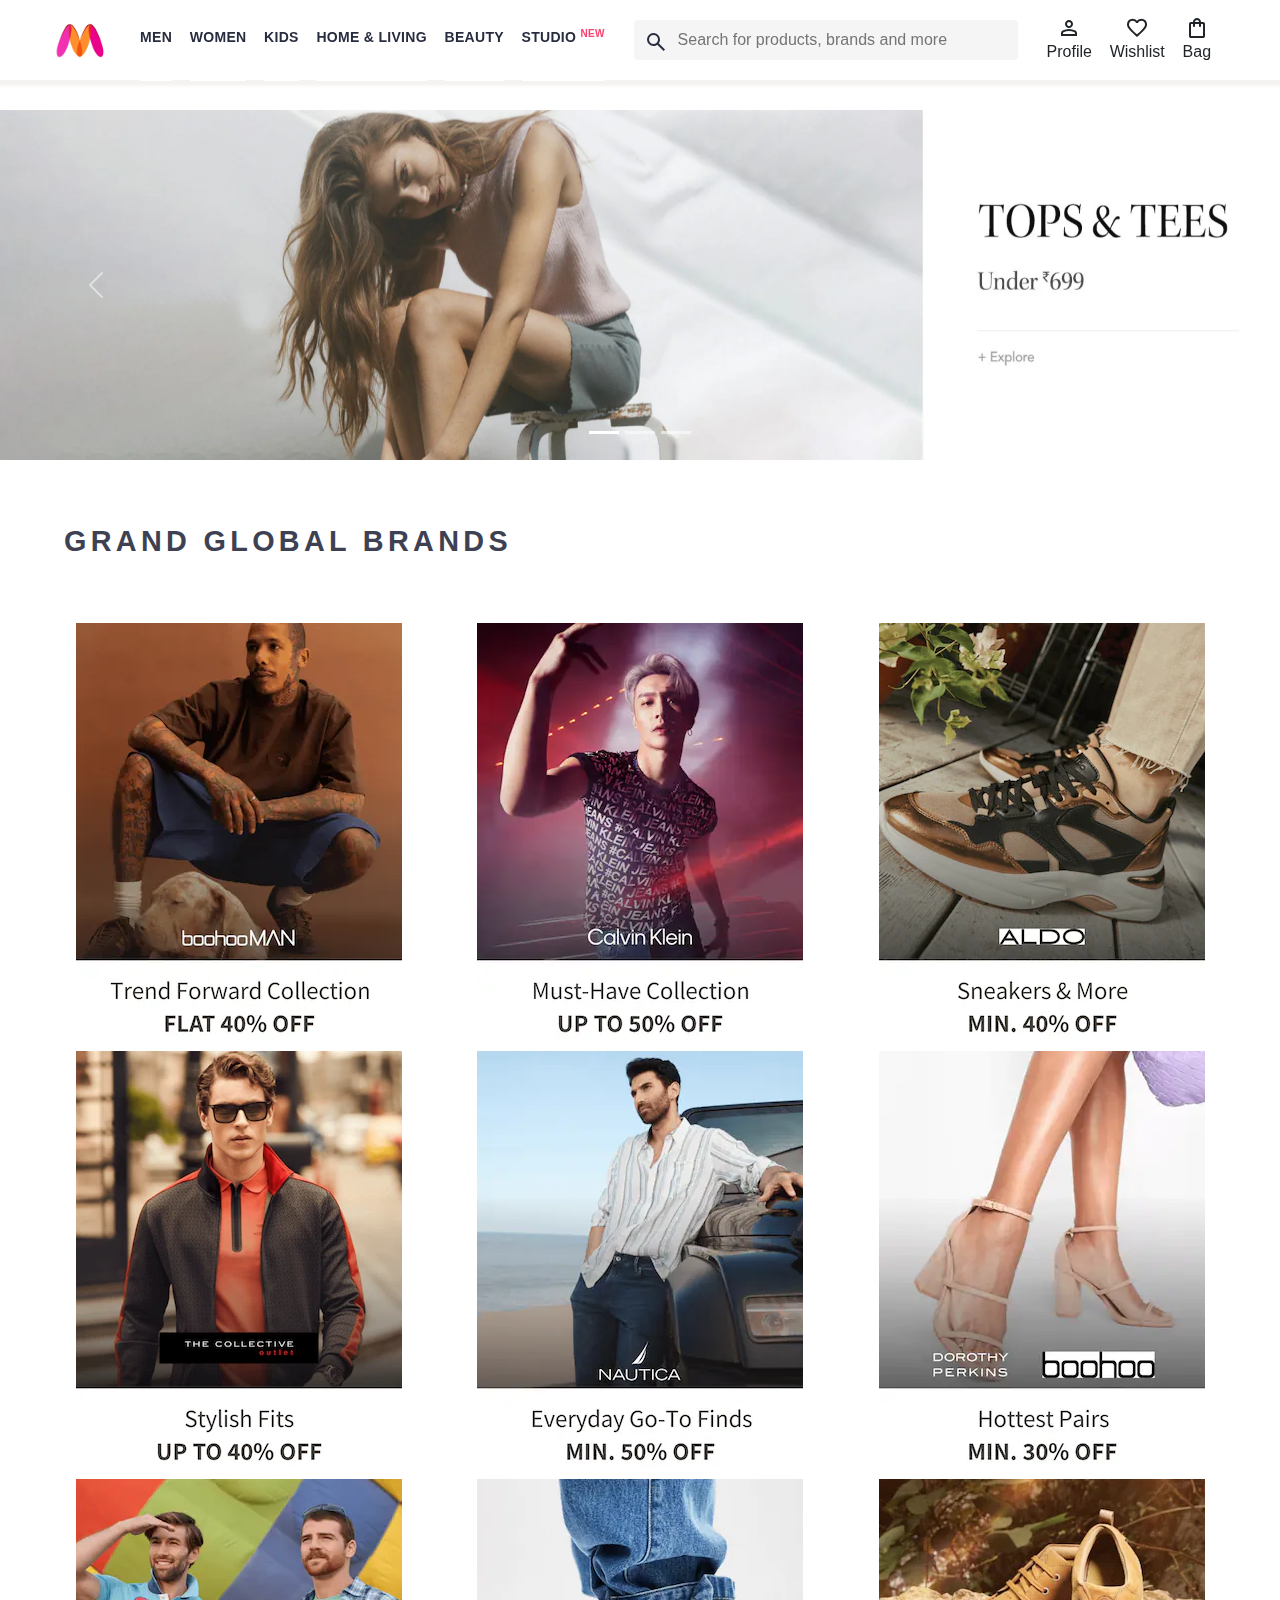
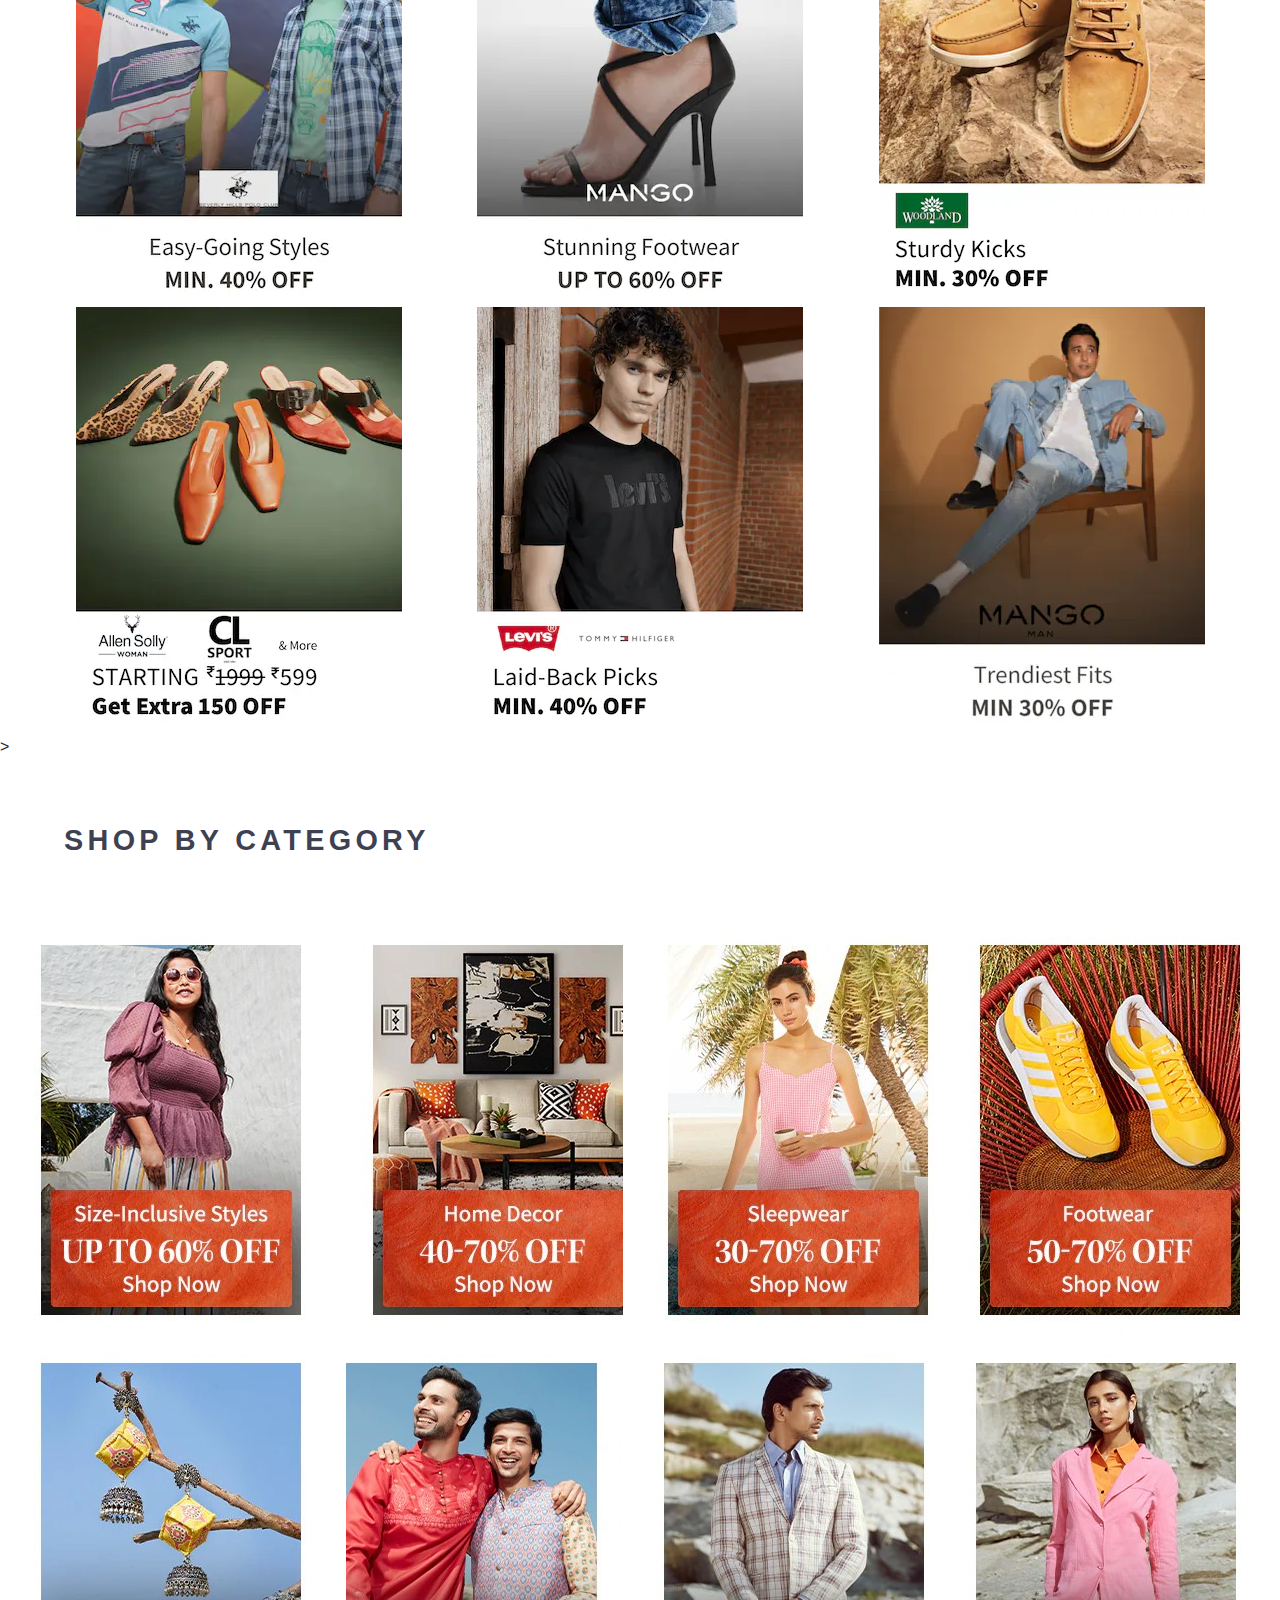
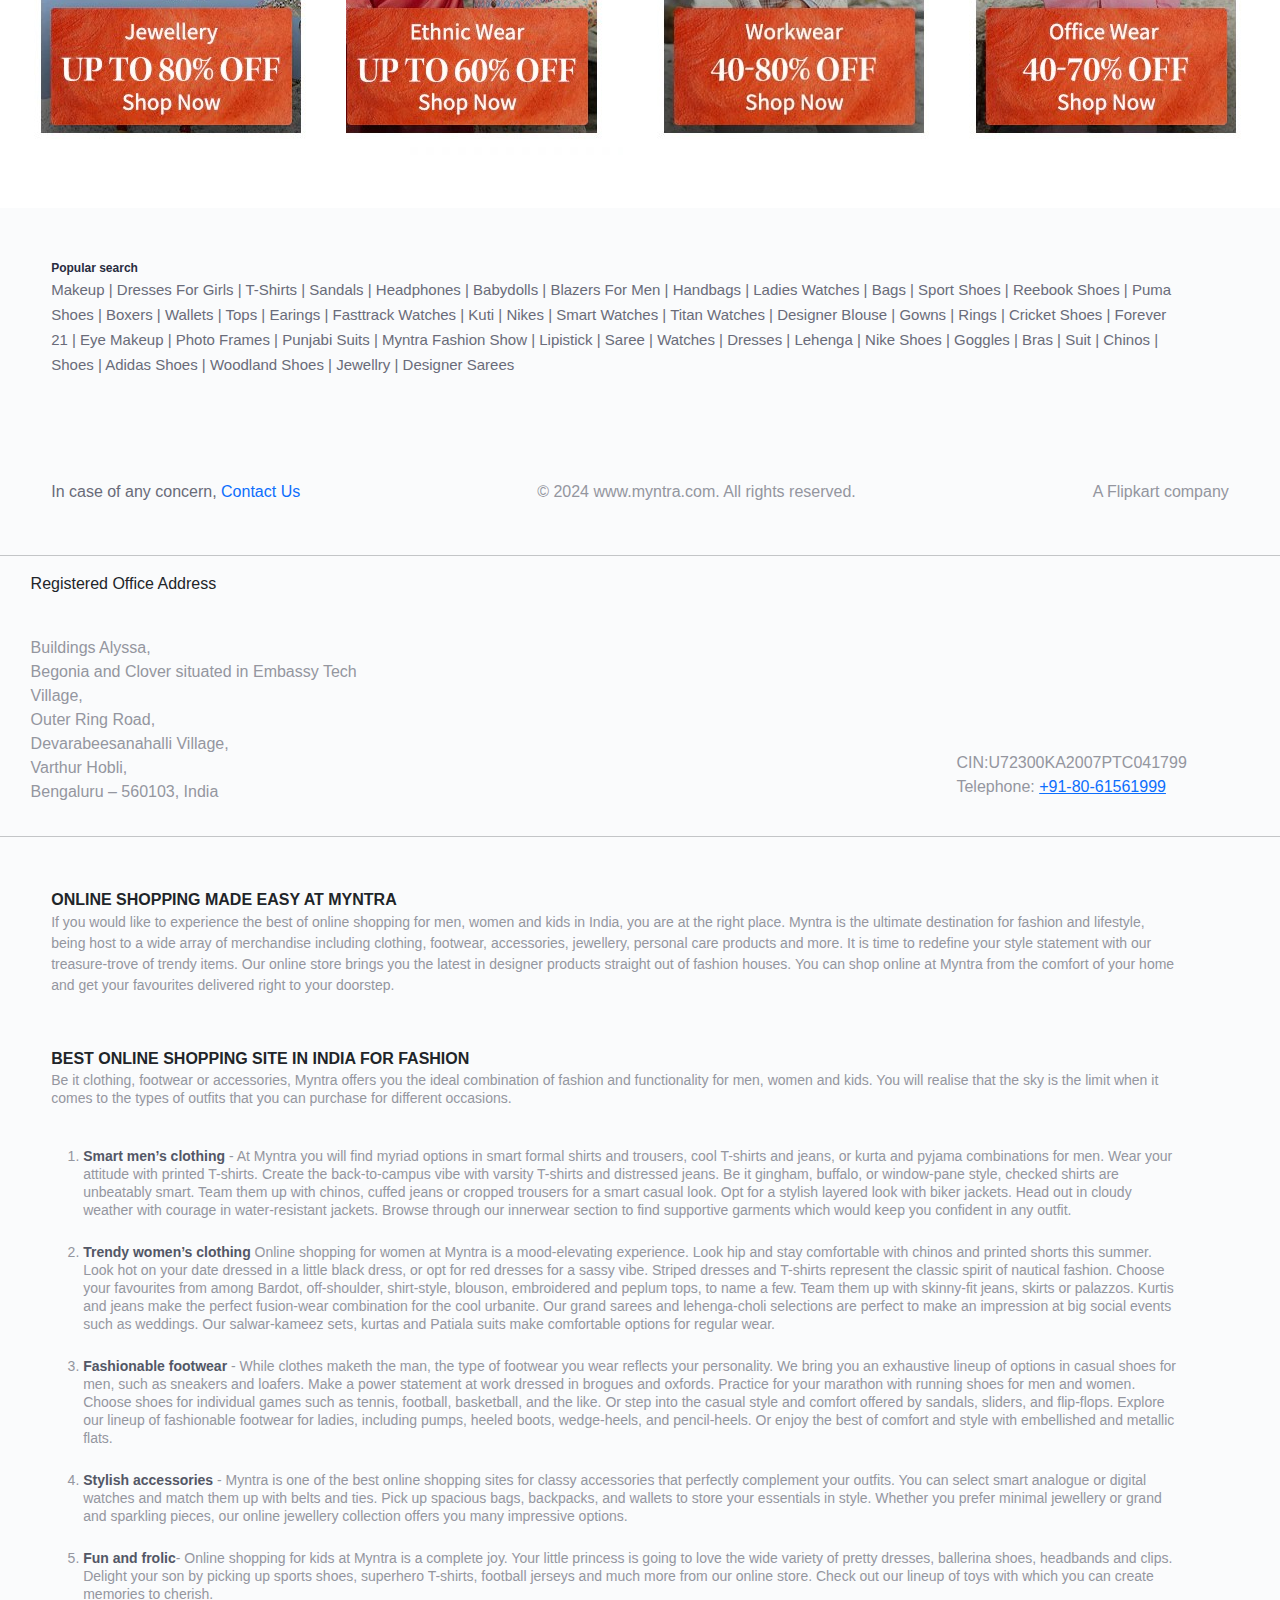
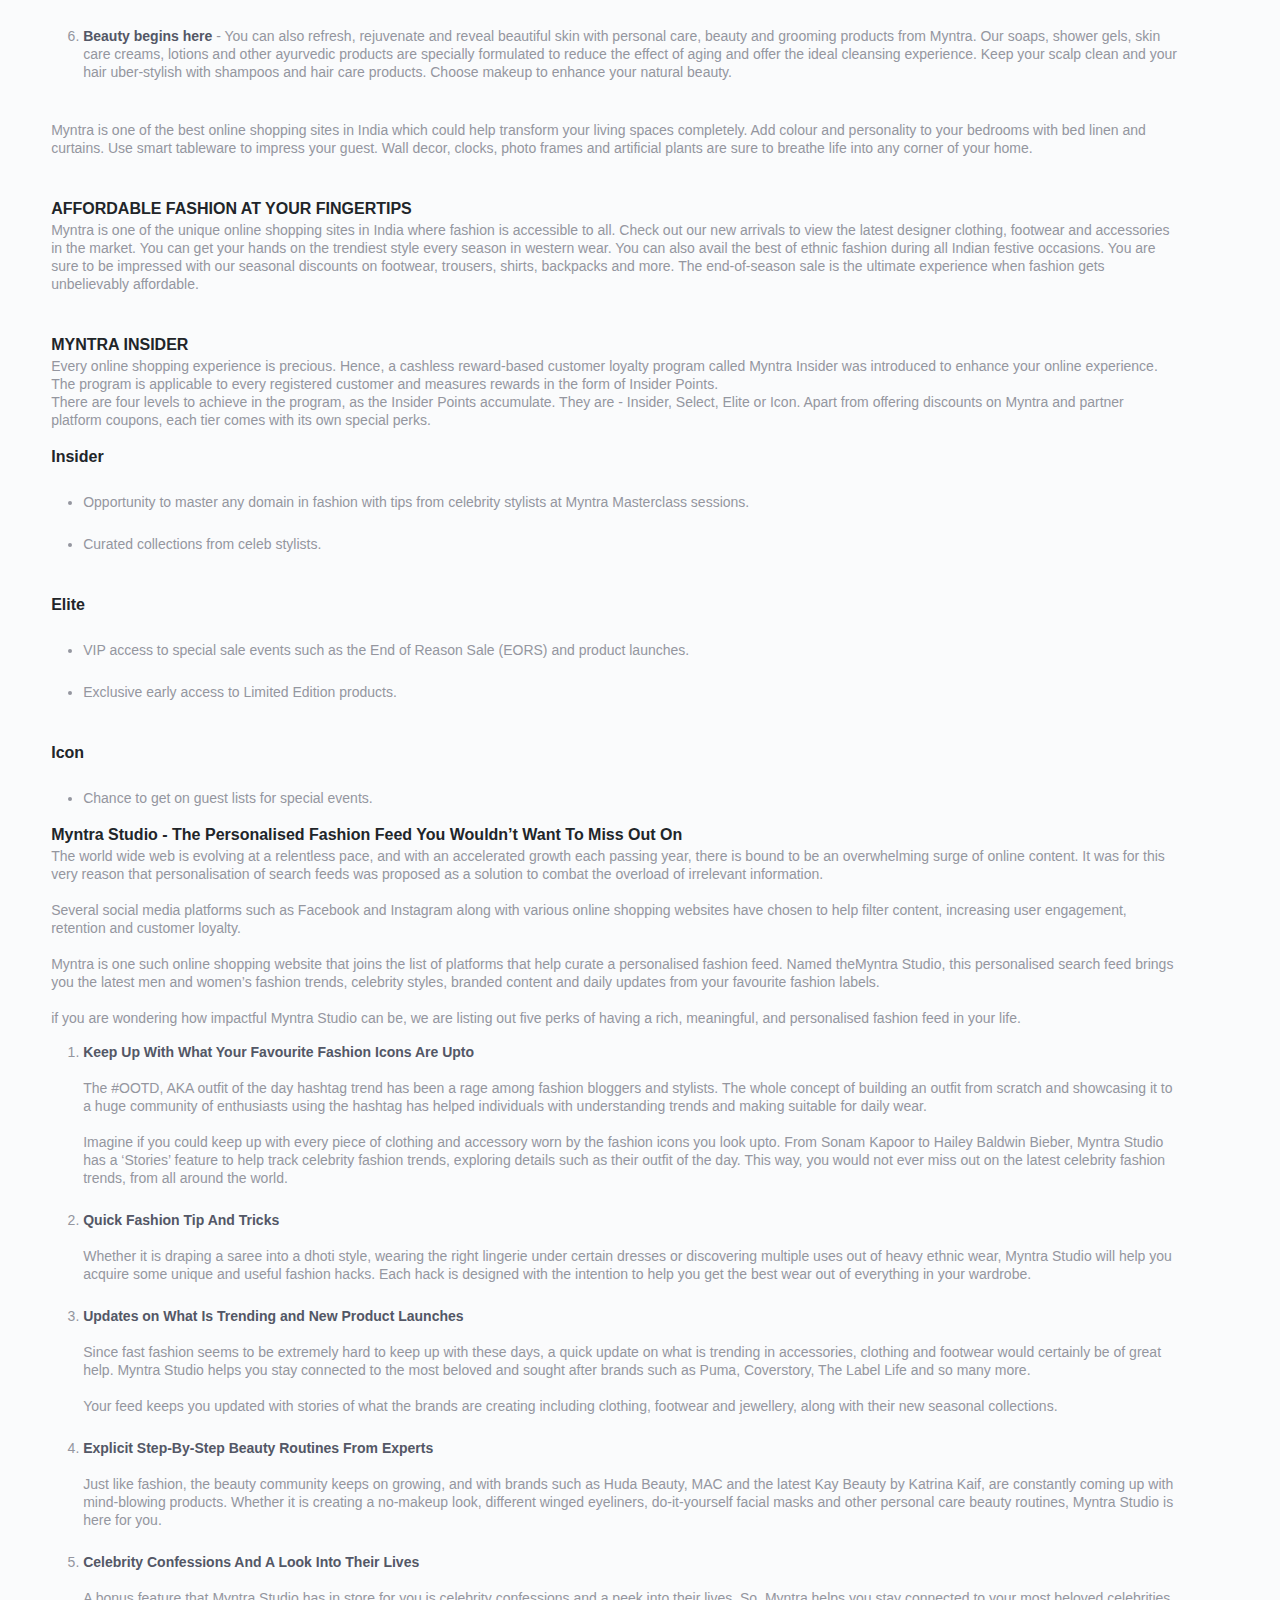
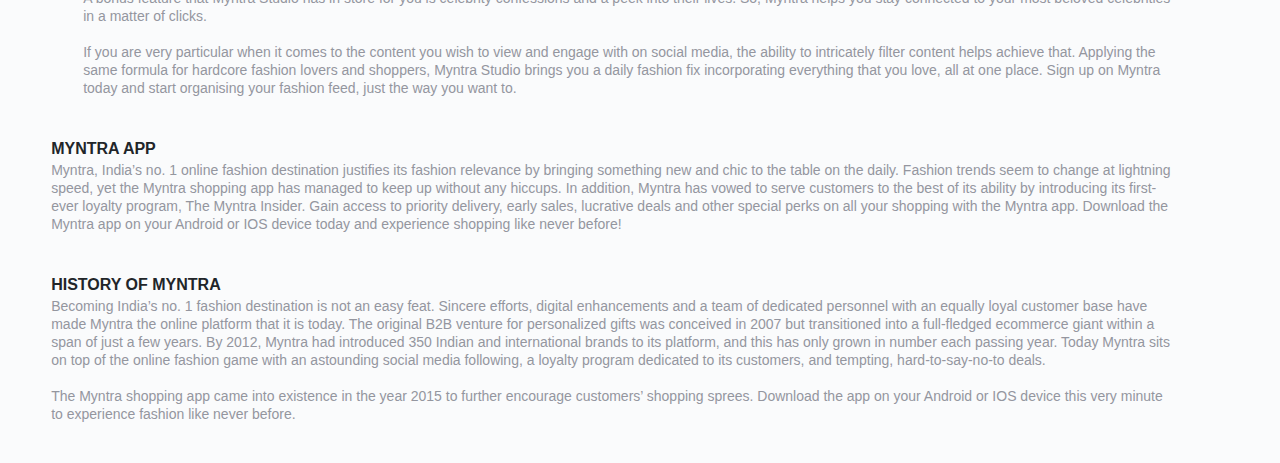
<file: index.html>
<!DOCTYPE html>
<html lang="en">

<head>
    <title>Myntra Clone</title>
    <link rel="icon" type="image/x-icon" href="/images/myntra_logo2.webp">
    <link rel="stylesheet" href="index.css">
    <link rel="stylesheet"
        href="https://fonts.googleapis.com/css2?family=Material+Symbols+Outlined:opsz,wght,FILL,GRAD@20..48,100..700,0..1,-50..200" />
    <link href="https://cdn.jsdelivr.net/npm/bootstrap@5.3.3/dist/css/bootstrap.min.css" rel="stylesheet"
        integrity="sha384-QWTKZyjpPEjISv5WaRU9OFeRpok6YctnYmDr5pNlyT2bRjXh0JMhjY6hW+ALEwIH" crossorigin="anonymous">
    <script src="https://cdn.jsdelivr.net/npm/bootstrap@5.3.3/dist/js/bootstrap.bundle.min.js"
        integrity="sha384-YvpcrYf0tY3lHB60NNkmXc5s9fDVZLESaAA55NDzOxhy9GkcIdslK1eN7N6jIeHz"
        crossorigin="anonymous"></script>
</head>
<body>
    <header>
        <div class="logo_container">
            <a href="index.html"><img class="myntra_home" src="images/myntra_logo.webp" alt="Myntra Home"></a>
        </div>
        <nav class="nav_bar">
            <a href="men.html">Men</a>
            <a href="women.html">Women</a>
            <a href="kids.html">Kids</a>
            <a href="home-living.html">Home & Living</a>
            <a href="beauty.html">Beauty</a>
            <a href="studio.html">Studio <sup>New</sup></a>
        </nav>
        <div class="search_bar">
            <span class="material-symbols-outlined search_icon">search</span>
            <input class="search_input" placeholder="Search for products, brands and more">
        </div>
        <div class="action_bar">
            <div class="action_container">
                <span class="material-symbols-outlined action_icon">person</span>
                <span class="action_name">Profile</span>
            </div>

            <div class="action_container">
                <span class="material-symbols-outlined action_icon">favorite</span>
                <span class="action_name">Wishlist</span>
            </div>

            <div class="action_container">
                <span class="material-symbols-outlined action_icon">shopping_bag</span>
                <span class="action_name">Bag</span>
            </div>
        </div>
    </header>
    <main>
        <div id="carouselExampleIndicators" class="carousel slide banner">
            <div class="carousel-indicators">
                <button type="button" data-bs-target="#carouselExampleIndicators" data-bs-slide-to="0" class="active"
                    aria-current="true" aria-label="Slide 1"></button>
                <button type="button" data-bs-target="#carouselExampleIndicators" data-bs-slide-to="1"
                    aria-label="Slide 2"></button>
                <button type="button" data-bs-target="#carouselExampleIndicators" data-bs-slide-to="2"
                    aria-label="Slide 3"></button>
            </div>
            <div class="carousel-inner">
                <div class="carousel-item active">
                    <img height="350px" src="images/banner.jpg" class="d-block w-100" alt="...">
                </div>
                <div class="carousel-item">
                    <img height="350px" src="images/Myntra_banner2.jpg" class="d-block w-100" alt="...">
                </div>
                <div class="carousel-item">
                    <img height="350px" src="images/Myntra_banner3.jpg" class="d-block w-100" alt="...">
                </div>
            </div>
            <button class="carousel-control-prev" type="button" data-bs-target="#carouselExampleIndicators"
                data-bs-slide="prev">
                <span class="carousel-control-prev-icon" aria-hidden="true"></span>
                <span class="visually-hidden">Previous</span>
            </button>
            <button class="carousel-control-next" type="button" data-bs-target="#carouselExampleIndicators"
                data-bs-slide="next">
                <span class="carousel-control-next-icon" aria-hidden="true"></span>
                <span class="visually-hidden">Next</span>
            </button>
        </div>
        <h1 class="heading">GRAND GLOBAL BRANDS</h1>
        <div class="global-brands-container">
            <a class="global-brands" href="#"><img src="images/offers/1.png"></a>
            <a class="global-brands" href="#"><img src="images/offers/2.png"></a>
            <a class="global-brands" href="#"><img src="images/offers/3.png"></a>
            <a class="global-brands" href="#"><img src="images/offers/4.png"></a>
            <a class="global-brands" href="#"><img src="images/offers/5.png"></a>
            <a class="global-brands" href="#"><img src="images/offers/6.png"></a>
            <a class="global-brands" href="#"><img src="images/offers/7.png"></a>
            <a class="global-brands" href="#"><img src="images/offers/11.png"></a>
            <a class="global-brands" href="#"><img src="images/offers/9.png"></a>
            <a class="global-brands" href="#"><img src="images/offers/10.png"></a>
            <a class="global-brands" href="#"><img src="images/offers/8.png"></a>
            <a class="global-brands" href="#"><img src="images/offers/12.png"></a>
        </div>>
        <h1 class="heading">SHOP BY CATEGORY</h1>
        <div class="shopby-category">
            <a class="global-brands" href="#"><img src="images/categories/1.jpg"></a>
            <a class="global-brands" href="#"><img src="images/categories/2.jpg"></a>
            <a class="global-brands" href="#"><img src="images/categories/3.jpg"></a>
            <a class="global-brands" href="#"><img src="images/categories/4.jpg"></a>
            <a class="global-brands" href="#"><img src="images/categories/5.jpg"></a>
            <a class="global-brands" href="#"><img src="images/categories/6.jpg"></a>
            <a class="global-brands" href="#"><img src="images/categories/7.jpg"></a>
            <a class="global-brands" href="#"><img src="images/categories/10.jpg"></a>
        </div>
    </main>
    <footer style="background-color: #FAFBFC; margin-top: 4%;">
        <div class="popular-search">
            <div class="popular-search-heading">Popular search</div>
            <a href="#">Makeup | </a>
            <a href="#">Dresses for girls | </a>
            <a href="#">T-Shirts | </a>
            <a href="#">Sandals | </a>
            <a href="#">Headphones | </a>
            <a href="#">Babydolls | </a>
            <a href="#">Blazers For Men | </a>
            <a href="#">Handbags | </a>
            <a href="#">Ladies Watches | </a>
            <a href="#">Bags | </a>
            <a href="#">Sport Shoes | </a>
            <a href="#">Reebook Shoes | </a>
            <a href="#">Puma Shoes | </a>
            <a href="#">Boxers | </a>
            <a href="#">Wallets | </a>
            <a href="#">Tops | </a>
            <a href="#">Earings | </a>
            <a href="#">Fasttrack Watches | </a>
            <a href="#">Kuti | </a>
            <a href="#">Nikes | </a>
            <a href="#">Smart Watches | </a>
            <a href="#">Titan Watches | </a>
            <a href="#">Designer Blouse | </a>
            <a href="#">Gowns | </a>
            <a href="#">Rings | </a>
            <a href="#">Cricket Shoes | </a>
            <a href="#">Forever 21 | </a>
            <a href="#">Eye Makeup | </a>
            <a href="#">Photo Frames | </a>
            <a href="#">Punjabi Suits | </a>
            <a href="#">Myntra Fashion Show | </a>
            <a href="#">Lipistick | </a>
            <a href="#">Saree | </a>
            <a href="#">Watches | </a>
            <a href="#">Dresses | </a>
            <a href="#">Lehenga | </a>
            <a href="#">Nike Shoes | </a>
            <a href="#">Goggles | </a>
            <a href="#">Bras | </a>
            <a href="#">Suit | </a>
            <a href="#">chinos | </a>
            <a href="#">Shoes | </a>
            <a href="#">Adidas Shoes | </a>
            <a href="#">Woodland Shoes | </a>
            <a href="#">Jewellry | </a>
            <a href="#">Designer sarees </a>
        </div>
        <div class="copyright-container">
            <div style="color: #696b79;"">In case of any concern, <a style=" text-decoration: none;" href="#">Contact
                Us</a></div>
            <div style="color: #94969f;">© 2024 www.myntra.com. All rights reserved.</div>
            <div><a class="flipcart" href="#">A Flipkart company</a></div>
        </div>
        <hr>
        <div class="Address">
            <div>
                <p style="padding-left: 4%; font-weight: 500;">Registered Office Address</p>
                <br>
                <p style="padding-left: 4%; color: #94969f;">
                    Buildings Alyssa,<br>
                    Begonia and Clover situated in Embassy Tech Village,<br>
                    Outer Ring Road,<br>
                    Devarabeesanahalli Village,<br>
                    Varthur Hobli,<br>
                    Bengaluru – 560103, India</p>
            </div>
            <div class="telephone-container">
                <p class="telephone">CIN:U72300KA2007PTC041799</p>
                <br>
                <p class="telephone">Telephone: <a href="tell:8061561999">+91-80-61561999</a></p>
            </div>
        </div>
        <hr>
        <div class="made-easy">
            <strong>ONLINE SHOPPING MADE EASY AT MYNTRA</strong>
            <p>If you would like to experience the best of online shopping for men, women and kids in India, you are at
                the right place. Myntra is the ultimate destination for fashion and lifestyle, being host to a wide
                array of merchandise including clothing, footwear, accessories, jewellery, personal care products and
                more. It is time to redefine your style statement with our treasure-trove of trendy items. Our online
                store brings you the latest in designer products straight out of fashion houses. You can shop online at
                Myntra from the comfort of your home and get your favourites delivered right to your doorstep.</p>
        </div>
        <div class="indian-fashion">
            <strong>BEST ONLINE SHOPPING SITE IN INDIA FOR FASHION</strong>
            <p>Be it clothing, footwear or accessories, Myntra offers you the ideal combination of fashion and
                functionality for men, women and kids. You will realise that the sky is the limit when it comes to the
                types of outfits that you can purchase for different occasions.</p>
            <br>
            <ol>
                <li><strong>Smart men’s clothing </strong>- At Myntra you will find myriad options in smart formal
                    shirts and
                    trousers,
                    cool T-shirts and jeans, or kurta and pyjama combinations for men. Wear your attitude with printed
                    T-shirts. Create the back-to-campus vibe with varsity T-shirts and distressed jeans. Be it gingham,
                    buffalo, or window-pane style, checked shirts are unbeatably smart. Team them up with chinos, cuffed
                    jeans or cropped trousers for a smart casual look. Opt for a stylish layered look with biker
                    jackets. Head out in cloudy weather with courage in water-resistant jackets. Browse through our
                    innerwear section to find supportive garments which would keep you confident in any outfit.</li>
                <br>
                <li><strong>Trendy women’s clothing </strong> Online shopping for women at Myntra is a mood-elevating
                    experience. Look hip and stay comfortable with chinos and printed shorts this summer. Look hot on
                    your date dressed in a little black dress, or opt for red dresses for a sassy vibe. Striped dresses
                    and T-shirts represent the classic spirit of nautical fashion. Choose your favourites from among
                    Bardot, off-shoulder, shirt-style, blouson, embroidered and peplum tops, to name a few. Team them up
                    with skinny-fit jeans, skirts or palazzos. Kurtis and jeans make the perfect fusion-wear combination
                    for the cool urbanite. Our grand sarees and lehenga-choli selections are perfect to make an
                    impression at big social events such as weddings. Our salwar-kameez sets, kurtas and Patiala suits
                    make comfortable options for regular wear.</li>
                <br>
                <li><strong>Fashionable footwear</strong> - While clothes maketh the man, the type of footwear you wear
                    reflects your personality. We bring you an exhaustive lineup of options in casual shoes for men,
                    such as sneakers and loafers. Make a power statement at work dressed in brogues and oxfords.
                    Practice for your marathon with running shoes for men and women. Choose shoes for individual games
                    such as tennis, football, basketball, and the like. Or step into the casual style and comfort
                    offered by sandals, sliders, and flip-flops. Explore our lineup of fashionable footwear for ladies,
                    including pumps, heeled boots, wedge-heels, and pencil-heels. Or enjoy the best of comfort and style
                    with embellished and metallic flats.</li>
                <br>
                <li><strong>Stylish accessories</strong> - Myntra is one of the best online shopping sites for classy
                    accessories that perfectly complement your outfits. You can select smart analogue or digital watches
                    and match them up with belts and ties. Pick up spacious bags, backpacks, and wallets to store your
                    essentials in style. Whether you prefer minimal jewellery or grand and sparkling pieces, our online
                    jewellery collection offers you many impressive options.</li>
                <br>
                <li><strong>Fun and frolic</strong>- Online shopping for kids at Myntra is a complete joy. Your little
                    princess is going to love the wide variety of pretty dresses, ballerina shoes, headbands and clips.
                    Delight your son by picking up sports shoes, superhero T-shirts, football jerseys and much more from
                    our online store. Check out our lineup of toys with which you can create memories to cherish.</li>
                <br>
                <li><strong>Beauty begins here</strong> - You can also refresh, rejuvenate and reveal beautiful skin
                    with personal care, beauty and grooming products from Myntra. Our soaps, shower gels, skin care
                    creams, lotions and other ayurvedic products are specially formulated to reduce the effect of aging
                    and offer the ideal cleansing experience. Keep your scalp clean and your hair uber-stylish with
                    shampoos and hair care products. Choose makeup to enhance your natural beauty.</li>
            </ol>
            <br>
            <p>Myntra is one of the best online shopping sites in India which could help transform your living spaces
                completely. Add colour and personality to your bedrooms with bed linen and curtains. Use smart tableware
                to impress your guest. Wall decor, clocks, photo frames and artificial plants are sure to breathe life
                into any corner of your home.</p>
            <br>
            <strong>AFFORDABLE FASHION AT YOUR FINGERTIPS</strong>
            <p>Myntra is one of the unique online shopping sites in India where fashion is accessible to all. Check out
                our new arrivals to view the latest designer clothing, footwear and accessories in the market. You can
                get your hands on the trendiest style every season in western wear. You can also avail the best of
                ethnic fashion during all Indian festive occasions. You are sure to be impressed with our seasonal
                discounts on footwear, trousers, shirts, backpacks and more. The end-of-season sale is the ultimate
                experience when fashion gets unbelievably affordable.</p>
            <br>
            <strong>MYNTRA INSIDER</strong>
            <p>Every online shopping experience is precious. Hence, a cashless reward-based customer loyalty program
                called Myntra Insider was introduced to enhance your online experience. The program is applicable to
                every registered customer and measures rewards in the form of Insider Points.
                <br>There are four levels to achieve in the program, as the Insider Points accumulate. They are -
                Insider, Select, Elite or Icon. Apart from offering discounts on Myntra and partner platform coupons,
                each tier comes with its own special perks.
            </p>
            <strong>Insider</strong>
            <br>
            <br>
            <ul>
                <li>Opportunity to master any domain in fashion with tips from celebrity stylists at Myntra Masterclass
                    sessions.</li>
                <br>
                <li>Curated collections from celeb stylists.</li>
            </ul>
            <br>
            <strong>Elite</strong>
            <br>
            <br>
            <ul>
                <li>VIP access to special sale events such as the End of Reason Sale (EORS) and product launches.</li>
                <br>
                <li>Exclusive early access to Limited Edition products.</li>
            </ul>
            <br>
            <strong>Icon</strong>
            <br>
            <br>
            <ul>
                <li>Chance to get on guest lists for special events.</li>
            </ul>
            <strong>Myntra Studio - The Personalised Fashion Feed You Wouldn’t Want To Miss Out On</strong>
            <br>
            <p>The world wide web is evolving at a relentless pace, and with an accelerated growth each passing year,
                there is bound to be an overwhelming surge of online content. It was for this very reason that
                personalisation of search feeds was proposed as a solution to combat the overload of irrelevant
                information.
                <br><br>Several social media platforms such as Facebook and Instagram along with various online shopping
                websites have chosen to help filter content, increasing user engagement, retention and customer loyalty.
                <br><br>Myntra is one such online shopping website that joins the list of platforms that help curate a
                personalised fashion feed. Named theMyntra Studio, this personalised search feed brings you the latest
                men and women’s fashion trends, celebrity styles, branded content and daily updates from your favourite
                fashion labels.
                <br><br>if you are wondering how impactful Myntra Studio can be, we are listing out five perks of having
                a
                rich, meaningful, and personalised fashion feed in your life.
            </p>
            <ol>
                <li><strong>Keep Up With What Your Favourite Fashion Icons Are Upto</strong>
                    <br><br>The #OOTD, AKA outfit of the day hashtag trend has been a rage among fashion bloggers and
                    stylists. The whole concept of building an outfit from scratch and showcasing it to a huge community
                    of enthusiasts using the hashtag has helped individuals with understanding trends and making
                    suitable for daily wear.
                    <br><br>Imagine if you could keep up with every piece of clothing and accessory worn by the fashion
                    icons you look upto. From Sonam Kapoor to Hailey Baldwin Bieber, Myntra Studio has a ‘Stories’
                    feature to help track celebrity fashion trends, exploring details such as their outfit of the day.
                    This way, you would not ever miss out on the latest celebrity fashion trends, from all around the
                    world.
                </li>
                <br>
                <li><strong>Quick Fashion Tip And Tricks</strong><br><br>Whether it is draping a saree into a dhoti
                    style, wearing the right lingerie under certain dresses or discovering multiple uses out of heavy
                    ethnic wear, Myntra Studio will help you acquire some unique and useful fashion hacks. Each hack is
                    designed with the intention to help you get the best wear out of everything in your wardrobe.</li>
                <br>
                <li><strong>Updates on What Is Trending and New Product Launches</strong><br><br>Since fast fashion
                    seems to be extremely hard to keep up with these days, a quick update on what is trending in
                    accessories, clothing and footwear would certainly be of great help. Myntra Studio helps you stay
                    connected to the most beloved and sought after brands such as Puma, Coverstory, The Label Life and
                    so many more.
                    <br><br>Your feed keeps you updated with stories of what the brands are creating including clothing,
                    footwear and jewellery, along with their new seasonal collections.
                </li>
                <br>
                <li><strong>Explicit Step-By-Step Beauty Routines From Experts</strong><br><br>Just like fashion, the
                    beauty community keeps on growing, and with brands such as Huda Beauty, MAC and the latest Kay
                    Beauty by Katrina Kaif, are constantly coming up with mind-blowing products. Whether it is creating
                    a no-makeup look, different winged eyeliners, do-it-yourself facial masks and other personal care
                    beauty routines, Myntra Studio is here for you.</li>
                <br>
                <li><strong>Celebrity Confessions And A Look Into Their Lives</strong><br><br>A bonus feature that
                    Myntra Studio has in store for you is celebrity confessions and a peek into their lives. So, Myntra
                    helps you stay connected to your most beloved celebrities in a matter of clicks.
                    <br><br>If you are very particular when it comes to the content you wish to view and engage with on
                    social media, the ability to intricately filter content helps achieve that. Applying the same
                    formula for hardcore fashion lovers and shoppers, Myntra Studio brings you a daily fashion fix
                    incorporating everything that you love, all at one place. Sign up on Myntra today and start
                    organising your fashion feed, just the way you want to.
                </li>
            </ol>
            <br>
            <strong>MYNTRA APP</strong>
            <p>Myntra, India’s no. 1 online fashion destination justifies its fashion relevance by bringing something new and chic to the table on the daily. Fashion trends seem to change at lightning speed, yet the Myntra shopping app has managed to keep up without any hiccups. In addition, Myntra has vowed to serve customers to the best of its ability by introducing its first-ever loyalty program, The Myntra Insider. Gain access to priority delivery, early sales, lucrative deals and other special perks on all your shopping with the Myntra app. Download the Myntra app on your Android or IOS device today and experience shopping like never before!</p>
             <br>
             <strong>HISTORY OF MYNTRA</strong>
             <p>Becoming India’s no. 1 fashion destination is not an easy feat. Sincere efforts, digital enhancements and a team of dedicated personnel with an equally loyal customer base have made Myntra the online platform that it is today. The original B2B venture for personalized gifts was conceived in 2007 but transitioned into a full-fledged ecommerce giant within a span of just a few years. By 2012, Myntra had introduced 350 Indian and international brands to its platform, and this has only grown in number each passing year. Today Myntra sits on top of the online fashion game with an astounding social media following, a loyalty program dedicated to its customers, and tempting, hard-to-say-no-to deals.
                <br><br>The Myntra shopping app came into existence in the year 2015 to further encourage customers’ shopping sprees. Download the app on your Android or IOS device this very minute to experience fashion like never before.
             </p>
             <br>
        </div>

    </footer>
</body>

</html>
</file>
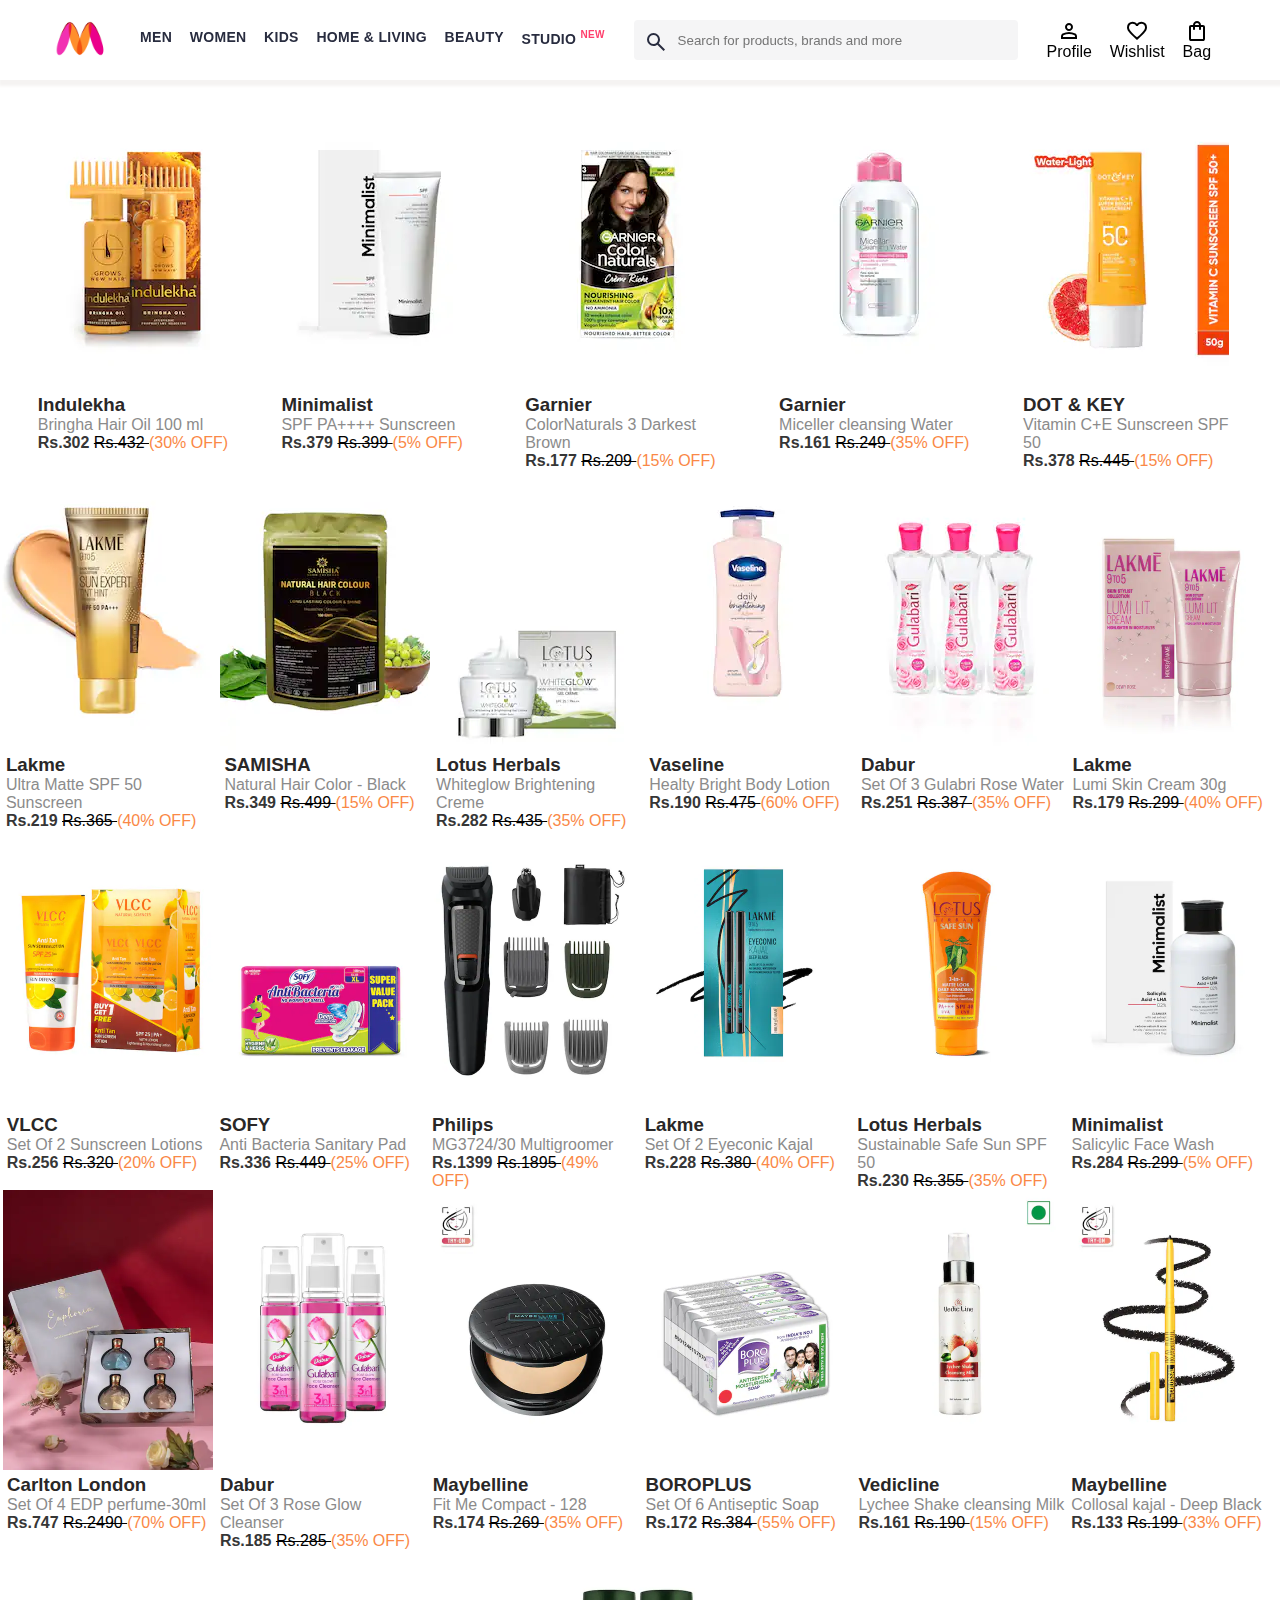
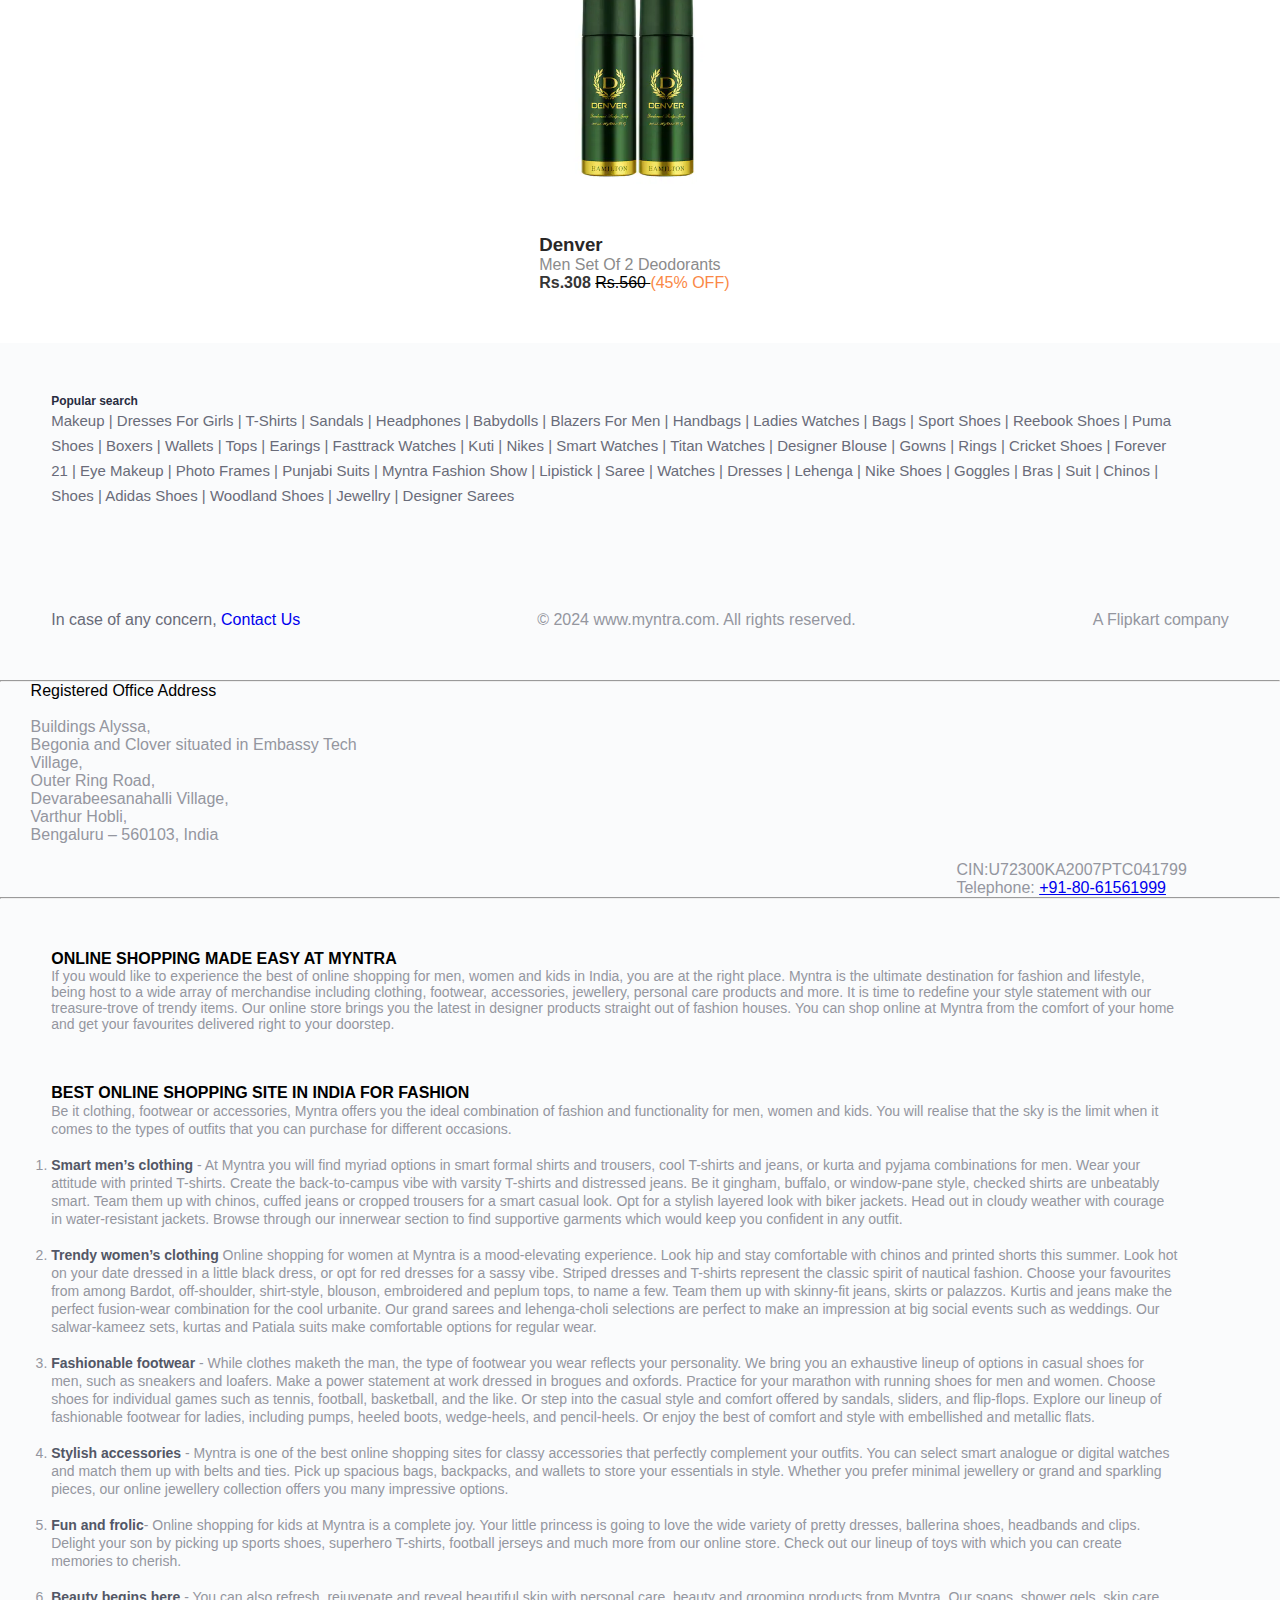
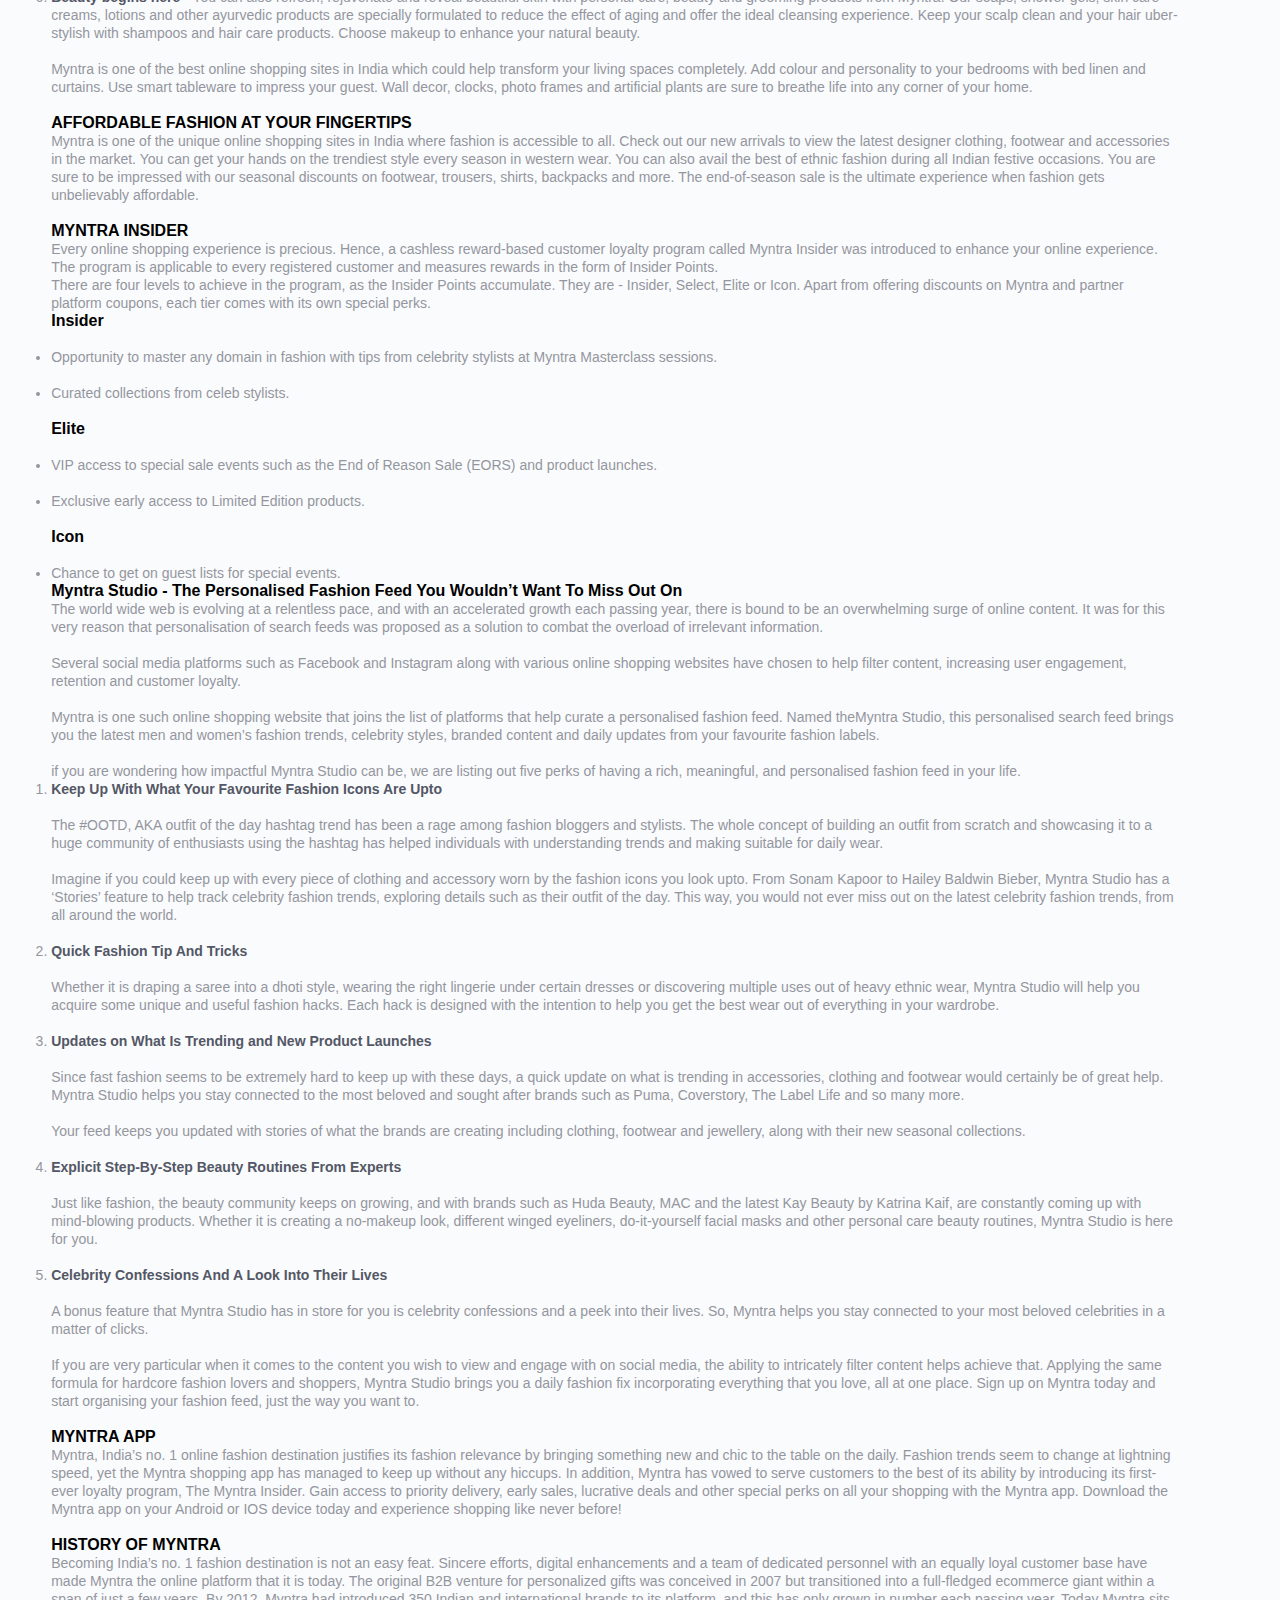
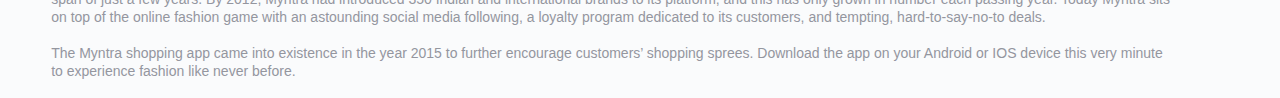
<file: beauty.html>
<!DOCTYPE html>
<html lang="en">
<head>
    <meta charset="UTF-8">
    <meta name="viewport" content="width=device-width, initial-scale=1.0">
    <title>Buy Personal care Products</title>
    <link rel="icon" type="image/x-icon" href="/images/myntra_logo2.webp">
    <link rel="stylesheet" href="index.css">
    <link rel="stylesheet"
        href="https://fonts.googleapis.com/css2?family=Material+Symbols+Outlined:opsz,wght,FILL,GRAD@20..48,100..700,0..1,-50..200" />
    </head>
<body>
    <header>
        <div class="logo_container">
            <a href="index.html"><img class="myntra_home" src="images/myntra_logo.webp" alt="Myntra Home"></a>
        </div>
        <nav class="nav_bar">
            <a href="men.html">Men</a>
            <a href="women.html">Women</a>
            <a href="kids.html">Kids</a>
            <a href="home-living.html">Home & Living</a>
            <a href="beauty.html">Beauty</a>
            <a href="studio.html">Studio <sup>New</sup></a>
        </nav>
        <div class="search_bar">
            <span class="material-symbols-outlined search_icon">search</span>
            <input class="search_input" placeholder="Search for products, brands and more">
        </div>
        <div class="action_bar">
            <div class="action_container">
                <span class="material-symbols-outlined action_icon">person</span>
                <span class="action_name">Profile</span>
            </div>

            <div class="action_container">
                <span class="material-symbols-outlined action_icon">favorite</span>
                <span class="action_name">Wishlist</span>
            </div>

            <div class="action_container">
                <span class="material-symbols-outlined action_icon">shopping_bag</span>
                <span class="action_name">Bag</span>
            </div>
        </div>
    </header>
    <main style="margin-top: 110px;">
        <div style="display: flex; flex-wrap: wrap; justify-content: space-evenly;" class="beauty">
            <div>
                <a href="#"><img src="images/Beauty/1.webp"></a>
                <div style="margin-left: 2%;">
                <h3 style="font-weight: 600;">Indulekha</h3>
                <h4 style="color: rgb(139, 139, 139); font-weight: 400;">Bringha Hair Oil 100 ml</h4>
                <p><strong style="font-weight: 650;">Rs.302 </strong><s> Rs.432 </s><span style="color: rgb(250, 136, 70);"> (30% OFF)</span></p>
                </div>
            </div>
            <div>
                <a href="#"><img src="images/Beauty/2.webp"></a>
                <div style="margin-left: 2%;">
                <h3 style="font-weight: 600;">Minimalist</h3>
                <h4 style="color: rgb(139, 139, 139); font-weight: 400;">SPF PA++++ Sunscreen</h4>
                <p><strong style="font-weight: 650;">Rs.379 </strong><s> Rs.399 </s><span style="color: rgb(250, 136, 70);"> (5% OFF)</span></p>
                </div>
            </div>
            <div>
                <a href="#"><img src="images/Beauty/3.webp"></a>
                <div style="margin-left: 2%;">
                <h3 style="font-weight: 600;">Garnier</h3>
                <h4 style="color: rgb(139, 139, 139); font-weight: 400;">ColorNaturals 3 Darkest Brown</h4>
                <p><strong style="font-weight: 650;">Rs.177 </strong><s> Rs.209 </s><span style="color: rgb(250, 136, 70);"> (15% OFF)</span></p>
                </div>
            </div>
            <div>
                <a href="#"><img src="images/Beauty/4.webp"></a>
                <div style="margin-left: 2%;">
                <h3 style="font-weight: 600;">Garnier</h3>
                <h4 style="color: rgb(139, 139, 139); font-weight: 400;">Miceller cleansing Water </h4>
                <p><strong style="font-weight: 650;">Rs.161 </strong><s> Rs.249 </s><span style="color: rgb(250, 136, 70);"> (35% OFF)</span></p>
                </div>
            </div>
            <div>
                <a href="#"><img src="images/Beauty/5.webp"></a>
                <div style="margin-left: 2%;">
                    <h3 style="font-weight: 600;">DOT & KEY</h3>
                    <h4 style="color: rgb(139, 139, 139); font-weight: 400;">Vitamin C+E Sunscreen SPF 50 </h4>
                    <p><strong style="font-weight: 650;">Rs.378 </strong><s> Rs.445 </s><span style="color: rgb(250, 136, 70);"> (15% OFF)</span></p>
                    </div>
            </div>
            <div>
                <a href="#"><img src="images/Beauty/6.webp"></a>
                <div style="margin-left: 2%;">
                <h3 style="font-weight: 600;">Lakme</h3>
                <h4 style="color: rgb(139, 139, 139); font-weight: 400;">Ultra Matte SPF 50 Sunscreen</h4>
                <p><strong style="font-weight: 650;">Rs.219 </strong><s> Rs.365 </s><span style="color: rgb(250, 136, 70);"> (40% OFF)</span></p>
                </div>
            </div>
            <div>
                <a href="#"><img src="images/Beauty/7.webp"></a>
                <div style="margin-left: 2%;">
                <h3 style="font-weight: 600;">SAMISHA</h3>
                <h4 style="color: rgb(139, 139, 139); font-weight: 400;">Natural Hair Color - Black</h4>
                <p><strong style="font-weight: 650;">Rs.349 </strong><s> Rs.499 </s><span style="color: rgb(250, 136, 70);"> (15% OFF)</span></p>
                </div>
            </div>
            <div>
                <a href="#"><img src="images/Beauty/8.webp"></a>
                <div style="margin-left: 2%;">
                <h3 style="font-weight: 600;">Lotus Herbals</h3>
                <h4 style="color: rgb(139, 139, 139); font-weight: 400;">Whiteglow Brightening Creme</h4>
                <p><strong style="font-weight: 650;">Rs.282 </strong><s> Rs.435 </s><span style="color: rgb(250, 136, 70);"> (35% OFF)</span></p>
                </div>
            </div>
            <div>
                <a href="#"><img width="210px;" src="images/Beauty/9.webp"></a>
                <div style="margin-left: 2%;">
                <h3 style="font-weight: 600;">Vaseline</h3>
                <h4 style="color: rgb(139, 139, 139); font-weight: 400;">Healty Bright Body Lotion</h4>
                <p><strong style="font-weight: 650;">Rs.190 </strong><s> Rs.475 </s><span style="color: rgb(250, 136, 70);"> (60% OFF)</span></p>
                </div>
            </div>
            <div>
                <a href="#"><img width="210px;" src="images/Beauty/10.webp"></a>
                <div style="margin-left: 2%;">
                <h3 style="font-weight: 600;">Dabur</h3>
                <h4 style="color: rgb(139, 139, 139); font-weight: 400;">Set Of 3 Gulabri Rose Water</h4>
                <p><strong style="font-weight: 650;">Rs.251 </strong><s> Rs.387 </s><span style="color: rgb(250, 136, 70);"> (35% OFF)</span></p>
                </div>
            </div>
            <div>
                <a href="#"><img width="210px;" src="images/Beauty/11.webp"></a>
                <div style="margin-left: 2%;">
                <h3 style="font-weight: 600;">Lakme</h3>
                <h4 style="color: rgb(139, 139, 139); font-weight: 400;">Lumi Skin Cream 30g</h4>
                <p><strong style="font-weight: 650;">Rs.179 </strong><s> Rs.299 </s><span style="color: rgb(250, 136, 70);"> (40% OFF)</span></p>
                </div>
            </div>
            <div>
                <a href="#"><img width="210px;" src="images/Beauty/13.webp"></a>
                <div style="margin-left: 2%;">
                <h3 style="font-weight: 600;">VLCC</h3>
                <h4 style="color: rgb(139, 139, 139); font-weight: 400;">Set Of 2 Sunscreen Lotions</h4>
                <p><strong style="font-weight: 650;">Rs.256 </strong><s> Rs.320 </s><span style="color: rgb(250, 136, 70);"> (20% OFF)</span></p>
                </div>
            </div>
            <div>
                <a href="#"><img width="210px;" src="images/Beauty/14.webp"></a>
                <div style="margin-left: 2%;">
                <h3 style="font-weight: 600;">SOFY</h3>
                <h4 style="color: rgb(139, 139, 139); font-weight: 400;">Anti Bacteria Sanitary Pad</h4>
                <p><strong style="font-weight: 650;">Rs.336 </strong><s> Rs.449 </s><span style="color: rgb(250, 136, 70);"> (25% OFF)</span></p>
                </div>
            </div>
            <div>
                <a href="#"><img width="210px;" src="images/Beauty/15.webp"></a>
                <div style="margin-left: 2%;">
                <h3 style="font-weight: 600;">Philips</h3>
                <h4 style="color: rgb(139, 139, 139); font-weight: 400;">MG3724/30 Multigroomer</h4>
                <p><strong style="font-weight: 650;">Rs.1399 </strong><s> Rs.1895 </s><span style="color: rgb(250, 136, 70);"> (49% OFF)</span></p>
                </div>
            </div>
            <div>
                <a href="#"><img width="210px;" src="images/Beauty/16.webp"></a>
                <div style="margin-left: 2%;">
                <h3 style="font-weight: 600;">Lakme</h3>
                <h4 style="color: rgb(139, 139, 139); font-weight: 400;">Set Of 2 Eyeconic Kajal</h4>
                <p><strong style="font-weight: 650;">Rs.228 </strong><s> Rs.380 </s><span style="color: rgb(250, 136, 70);"> (40% OFF)</span></p>
                </div>
            </div>
            <div>
                <a href="#"><img width="210px;" src="images/Beauty/17.webp"></a>
                <div style="margin-left: 2%;">
                <h3 style="font-weight: 600;">Lotus Herbals</h3>
                <h4 style="color: rgb(139, 139, 139); font-weight: 400;">Sustainable Safe Sun SPF 50</h4>
                <p><strong style="font-weight: 650;">Rs.230 </strong><s> Rs.355 </s><span style="color: rgb(250, 136, 70);"> (35% OFF)</span></p>
                </div>
            </div>
            <div>
                <a href="#"><img width="210px;" src="images/Beauty/18.webp"></a>
                <div style="margin-left: 2%;">
                <h3 style="font-weight: 600;">Minimalist</h3>
                <h4 style="color: rgb(139, 139, 139); font-weight: 400;">Salicylic Face Wash</h4>
                <p><strong style="font-weight: 650;">Rs.284 </strong><s> Rs.299 </s><span style="color: rgb(250, 136, 70);"> (5% OFF)</span></p>
                </div>
            </div>
            <div>
                <a href="#"><img width="210px;" src="images/Beauty/19.webp"></a>
                <div style="margin-left: 2%;">
                <h3 style="font-weight: 600;">Carlton London</h3>
                <h4 style="color: rgb(139, 139, 139); font-weight: 400;">Set Of 4 EDP perfume-30ml</h4>
                <p><strong style="font-weight: 650;">Rs.747 </strong><s> Rs.2490 </s><span style="color: rgb(250, 136, 70);"> (70% OFF)</span></p>
                </div>
            </div>
            <div>
                <a href="#"><img width="210px;" src="images/Beauty/20.webp"></a>
                <div style="margin-left: 2%;">
                <h3 style="font-weight: 600;">Dabur</h3>
                <h4 style="color: rgb(139, 139, 139); font-weight: 400;">Set Of 3 Rose Glow Cleanser</h4>
                <p><strong style="font-weight: 650;">Rs.185 </strong><s> Rs.285 </s><span style="color: rgb(250, 136, 70);"> (35% OFF)</span></p>
                </div>
            </div>
            <div>
                <a href="#"><img width="210px;" src="images/Beauty/21.webp"></a>
                <div style="margin-left: 2%;">
                <h3 style="font-weight: 600;">Maybelline</h3>
                <h4 style="color: rgb(139, 139, 139); font-weight: 400;">Fit Me Compact - 128</h4>
                <p><strong style="font-weight: 650;">Rs.174 </strong><s> Rs.269 </s><span style="color: rgb(250, 136, 70);"> (35% OFF)</span></p>
                </div>
            </div>
            <div>
                <a href="#"><img width="210px;" src="images/Beauty/22.webp"></a>
                <div style="margin-left: 2%;">
                <h3 style="font-weight: 600;">BOROPLUS</h3>
                <h4 style="color: rgb(139, 139, 139); font-weight: 400;">Set Of 6 Antiseptic Soap</h4>
                <p><strong style="font-weight: 650;">Rs.172 </strong><s> Rs.384 </s><span style="color: rgb(250, 136, 70);"> (55% OFF)</span></p>
                </div>
            </div>
            <div>
                <a href="#"><img width="210px;" src="images/Beauty/23.webp"></a>
                <div style="margin-left: 2%;">
                <h3 style="font-weight: 600;">Vedicline</h3>
                <h4 style="color: rgb(139, 139, 139); font-weight: 400;">Lychee Shake cleansing Milk</h4>
                <p><strong style="font-weight: 650;">Rs.161 </strong><s> Rs.190 </s><span style="color: rgb(250, 136, 70);"> (15% OFF)</span></p>
                </div>
            </div>
            <div>
                <a href="#"><img width="210px;" src="images/Beauty/24.webp"></a>
                <div style="margin-left: 2%;">
                <h3 style="font-weight: 600;">Maybelline</h3>
                <h4 style="color: rgb(139, 139, 139); font-weight: 400;">Collosal kajal - Deep Black</h4>
                <p><strong style="font-weight: 650;">Rs.133 </strong><s> Rs.199 </s><span style="color: rgb(250, 136, 70);"> (33% OFF)</span></p>
                </div>
            </div>
            <div>
                <a href="#"><img width="210px;" src="images/Beauty/25.webp"></a>
                <div style="margin-left: 2%;">
                <h3 style="font-weight: 600;">Denver</h3>
                <h4 style="color: rgb(139, 139, 139); font-weight: 400;">Men Set Of 2 Deodorants</h4>
                <p><strong style="font-weight: 650;">Rs.308 </strong><s> Rs.560 </s><span style="color: rgb(250, 136, 70);"> (45% OFF)</span></p>
                </div>
            </div>
        </div>
    </main>
    <footer style="background-color: #FAFBFC; margin-top: 4%;">
        <div class="popular-search">
            <div class="popular-search-heading">Popular search</div>
            <a href="#">Makeup | </a>
            <a href="#">Dresses for girls | </a>
            <a href="#">T-Shirts | </a>
            <a href="#">Sandals | </a>
            <a href="#">Headphones | </a>
            <a href="#">Babydolls | </a>
            <a href="#">Blazers For Men | </a>
            <a href="#">Handbags | </a>
            <a href="#">Ladies Watches | </a>
            <a href="#">Bags | </a>
            <a href="#">Sport Shoes | </a>
            <a href="#">Reebook Shoes | </a>
            <a href="#">Puma Shoes | </a>
            <a href="#">Boxers | </a>
            <a href="#">Wallets | </a>
            <a href="#">Tops | </a>
            <a href="#">Earings | </a>
            <a href="#">Fasttrack Watches | </a>
            <a href="#">Kuti | </a>
            <a href="#">Nikes | </a>
            <a href="#">Smart Watches | </a>
            <a href="#">Titan Watches | </a>
            <a href="#">Designer Blouse | </a>
            <a href="#">Gowns | </a>
            <a href="#">Rings | </a>
            <a href="#">Cricket Shoes | </a>
            <a href="#">Forever 21 | </a>
            <a href="#">Eye Makeup | </a>
            <a href="#">Photo Frames | </a>
            <a href="#">Punjabi Suits | </a>
            <a href="#">Myntra Fashion Show | </a>
            <a href="#">Lipistick | </a>
            <a href="#">Saree | </a>
            <a href="#">Watches | </a>
            <a href="#">Dresses | </a>
            <a href="#">Lehenga | </a>
            <a href="#">Nike Shoes | </a>
            <a href="#">Goggles | </a>
            <a href="#">Bras | </a>
            <a href="#">Suit | </a>
            <a href="#">chinos | </a>
            <a href="#">Shoes | </a>
            <a href="#">Adidas Shoes | </a>
            <a href="#">Woodland Shoes | </a>
            <a href="#">Jewellry | </a>
            <a href="#">Designer sarees </a>
        </div>
        <div class="copyright-container">
            <div style="color: #696b79;"">In case of any concern, <a style=" text-decoration: none;" href="#">Contact
                Us</a></div>
            <div style="color: #94969f;">© 2024 www.myntra.com. All rights reserved.</div>
            <div><a class="flipcart" href="#">A Flipkart company</a></div>
        </div>
        <hr>
        <div class="Address">
            <div>
                <p style="padding-left: 4%; font-weight: 500;">Registered Office Address</p>
                <br>
                <p style="padding-left: 4%; color: #94969f;">
                    Buildings Alyssa,<br>
                    Begonia and Clover situated in Embassy Tech Village,<br>
                    Outer Ring Road,<br>
                    Devarabeesanahalli Village,<br>
                    Varthur Hobli,<br>
                    Bengaluru – 560103, India</p>
            </div>
            <div class="telephone-container">
                <p class="telephone">CIN:U72300KA2007PTC041799</p>
                <br>
                <p class="telephone">Telephone: <a href="tell:8061561999">+91-80-61561999</a></p>
            </div>
        </div>
        <hr>
        <div class="made-easy">
            <strong>ONLINE SHOPPING MADE EASY AT MYNTRA</strong>
            <p>If you would like to experience the best of online shopping for men, women and kids in India, you are at
                the right place. Myntra is the ultimate destination for fashion and lifestyle, being host to a wide
                array of merchandise including clothing, footwear, accessories, jewellery, personal care products and
                more. It is time to redefine your style statement with our treasure-trove of trendy items. Our online
                store brings you the latest in designer products straight out of fashion houses. You can shop online at
                Myntra from the comfort of your home and get your favourites delivered right to your doorstep.</p>
        </div>
        <div class="indian-fashion">
            <strong>BEST ONLINE SHOPPING SITE IN INDIA FOR FASHION</strong>
            <p>Be it clothing, footwear or accessories, Myntra offers you the ideal combination of fashion and
                functionality for men, women and kids. You will realise that the sky is the limit when it comes to the
                types of outfits that you can purchase for different occasions.</p>
            <br>
            <ol>
                <li><strong>Smart men’s clothing </strong>- At Myntra you will find myriad options in smart formal
                    shirts and
                    trousers,
                    cool T-shirts and jeans, or kurta and pyjama combinations for men. Wear your attitude with printed
                    T-shirts. Create the back-to-campus vibe with varsity T-shirts and distressed jeans. Be it gingham,
                    buffalo, or window-pane style, checked shirts are unbeatably smart. Team them up with chinos, cuffed
                    jeans or cropped trousers for a smart casual look. Opt for a stylish layered look with biker
                    jackets. Head out in cloudy weather with courage in water-resistant jackets. Browse through our
                    innerwear section to find supportive garments which would keep you confident in any outfit.</li>
                <br>
                <li><strong>Trendy women’s clothing </strong> Online shopping for women at Myntra is a mood-elevating
                    experience. Look hip and stay comfortable with chinos and printed shorts this summer. Look hot on
                    your date dressed in a little black dress, or opt for red dresses for a sassy vibe. Striped dresses
                    and T-shirts represent the classic spirit of nautical fashion. Choose your favourites from among
                    Bardot, off-shoulder, shirt-style, blouson, embroidered and peplum tops, to name a few. Team them up
                    with skinny-fit jeans, skirts or palazzos. Kurtis and jeans make the perfect fusion-wear combination
                    for the cool urbanite. Our grand sarees and lehenga-choli selections are perfect to make an
                    impression at big social events such as weddings. Our salwar-kameez sets, kurtas and Patiala suits
                    make comfortable options for regular wear.</li>
                <br>
                <li><strong>Fashionable footwear</strong> - While clothes maketh the man, the type of footwear you wear
                    reflects your personality. We bring you an exhaustive lineup of options in casual shoes for men,
                    such as sneakers and loafers. Make a power statement at work dressed in brogues and oxfords.
                    Practice for your marathon with running shoes for men and women. Choose shoes for individual games
                    such as tennis, football, basketball, and the like. Or step into the casual style and comfort
                    offered by sandals, sliders, and flip-flops. Explore our lineup of fashionable footwear for ladies,
                    including pumps, heeled boots, wedge-heels, and pencil-heels. Or enjoy the best of comfort and style
                    with embellished and metallic flats.</li>
                <br>
                <li><strong>Stylish accessories</strong> - Myntra is one of the best online shopping sites for classy
                    accessories that perfectly complement your outfits. You can select smart analogue or digital watches
                    and match them up with belts and ties. Pick up spacious bags, backpacks, and wallets to store your
                    essentials in style. Whether you prefer minimal jewellery or grand and sparkling pieces, our online
                    jewellery collection offers you many impressive options.</li>
                <br>
                <li><strong>Fun and frolic</strong>- Online shopping for kids at Myntra is a complete joy. Your little
                    princess is going to love the wide variety of pretty dresses, ballerina shoes, headbands and clips.
                    Delight your son by picking up sports shoes, superhero T-shirts, football jerseys and much more from
                    our online store. Check out our lineup of toys with which you can create memories to cherish.</li>
                <br>
                <li><strong>Beauty begins here</strong> - You can also refresh, rejuvenate and reveal beautiful skin
                    with personal care, beauty and grooming products from Myntra. Our soaps, shower gels, skin care
                    creams, lotions and other ayurvedic products are specially formulated to reduce the effect of aging
                    and offer the ideal cleansing experience. Keep your scalp clean and your hair uber-stylish with
                    shampoos and hair care products. Choose makeup to enhance your natural beauty.</li>
            </ol>
            <br>
            <p>Myntra is one of the best online shopping sites in India which could help transform your living spaces
                completely. Add colour and personality to your bedrooms with bed linen and curtains. Use smart tableware
                to impress your guest. Wall decor, clocks, photo frames and artificial plants are sure to breathe life
                into any corner of your home.</p>
            <br>
            <strong>AFFORDABLE FASHION AT YOUR FINGERTIPS</strong>
            <p>Myntra is one of the unique online shopping sites in India where fashion is accessible to all. Check out
                our new arrivals to view the latest designer clothing, footwear and accessories in the market. You can
                get your hands on the trendiest style every season in western wear. You can also avail the best of
                ethnic fashion during all Indian festive occasions. You are sure to be impressed with our seasonal
                discounts on footwear, trousers, shirts, backpacks and more. The end-of-season sale is the ultimate
                experience when fashion gets unbelievably affordable.</p>
            <br>
            <strong>MYNTRA INSIDER</strong>
            <p>Every online shopping experience is precious. Hence, a cashless reward-based customer loyalty program
                called Myntra Insider was introduced to enhance your online experience. The program is applicable to
                every registered customer and measures rewards in the form of Insider Points.
                <br>There are four levels to achieve in the program, as the Insider Points accumulate. They are -
                Insider, Select, Elite or Icon. Apart from offering discounts on Myntra and partner platform coupons,
                each tier comes with its own special perks.
            </p>
            <strong>Insider</strong>
            <br>
            <br>
            <ul>
                <li>Opportunity to master any domain in fashion with tips from celebrity stylists at Myntra Masterclass
                    sessions.</li>
                <br>
                <li>Curated collections from celeb stylists.</li>
            </ul>
            <br>
            <strong>Elite</strong>
            <br>
            <br>
            <ul>
                <li>VIP access to special sale events such as the End of Reason Sale (EORS) and product launches.</li>
                <br>
                <li>Exclusive early access to Limited Edition products.</li>
            </ul>
            <br>
            <strong>Icon</strong>
            <br>
            <br>
            <ul>
                <li>Chance to get on guest lists for special events.</li>
            </ul>
            <strong>Myntra Studio - The Personalised Fashion Feed You Wouldn’t Want To Miss Out On</strong>
            <br>
            <p>The world wide web is evolving at a relentless pace, and with an accelerated growth each passing year,
                there is bound to be an overwhelming surge of online content. It was for this very reason that
                personalisation of search feeds was proposed as a solution to combat the overload of irrelevant
                information.
                <br><br>Several social media platforms such as Facebook and Instagram along with various online shopping
                websites have chosen to help filter content, increasing user engagement, retention and customer loyalty.
                <br><br>Myntra is one such online shopping website that joins the list of platforms that help curate a
                personalised fashion feed. Named theMyntra Studio, this personalised search feed brings you the latest
                men and women’s fashion trends, celebrity styles, branded content and daily updates from your favourite
                fashion labels.
                <br><br>if you are wondering how impactful Myntra Studio can be, we are listing out five perks of having
                a
                rich, meaningful, and personalised fashion feed in your life.
            </p>
            <ol>
                <li><strong>Keep Up With What Your Favourite Fashion Icons Are Upto</strong>
                    <br><br>The #OOTD, AKA outfit of the day hashtag trend has been a rage among fashion bloggers and
                    stylists. The whole concept of building an outfit from scratch and showcasing it to a huge community
                    of enthusiasts using the hashtag has helped individuals with understanding trends and making
                    suitable for daily wear.
                    <br><br>Imagine if you could keep up with every piece of clothing and accessory worn by the fashion
                    icons you look upto. From Sonam Kapoor to Hailey Baldwin Bieber, Myntra Studio has a ‘Stories’
                    feature to help track celebrity fashion trends, exploring details such as their outfit of the day.
                    This way, you would not ever miss out on the latest celebrity fashion trends, from all around the
                    world.
                </li>
                <br>
                <li><strong>Quick Fashion Tip And Tricks</strong><br><br>Whether it is draping a saree into a dhoti
                    style, wearing the right lingerie under certain dresses or discovering multiple uses out of heavy
                    ethnic wear, Myntra Studio will help you acquire some unique and useful fashion hacks. Each hack is
                    designed with the intention to help you get the best wear out of everything in your wardrobe.</li>
                <br>
                <li><strong>Updates on What Is Trending and New Product Launches</strong><br><br>Since fast fashion
                    seems to be extremely hard to keep up with these days, a quick update on what is trending in
                    accessories, clothing and footwear would certainly be of great help. Myntra Studio helps you stay
                    connected to the most beloved and sought after brands such as Puma, Coverstory, The Label Life and
                    so many more.
                    <br><br>Your feed keeps you updated with stories of what the brands are creating including clothing,
                    footwear and jewellery, along with their new seasonal collections.
                </li>
                <br>
                <li><strong>Explicit Step-By-Step Beauty Routines From Experts</strong><br><br>Just like fashion, the
                    beauty community keeps on growing, and with brands such as Huda Beauty, MAC and the latest Kay
                    Beauty by Katrina Kaif, are constantly coming up with mind-blowing products. Whether it is creating
                    a no-makeup look, different winged eyeliners, do-it-yourself facial masks and other personal care
                    beauty routines, Myntra Studio is here for you.</li>
                <br>
                <li><strong>Celebrity Confessions And A Look Into Their Lives</strong><br><br>A bonus feature that
                    Myntra Studio has in store for you is celebrity confessions and a peek into their lives. So, Myntra
                    helps you stay connected to your most beloved celebrities in a matter of clicks.
                    <br><br>If you are very particular when it comes to the content you wish to view and engage with on
                    social media, the ability to intricately filter content helps achieve that. Applying the same
                    formula for hardcore fashion lovers and shoppers, Myntra Studio brings you a daily fashion fix
                    incorporating everything that you love, all at one place. Sign up on Myntra today and start
                    organising your fashion feed, just the way you want to.
                </li>
            </ol>
            <br>
            <strong>MYNTRA APP</strong>
            <p>Myntra, India’s no. 1 online fashion destination justifies its fashion relevance by bringing something new and chic to the table on the daily. Fashion trends seem to change at lightning speed, yet the Myntra shopping app has managed to keep up without any hiccups. In addition, Myntra has vowed to serve customers to the best of its ability by introducing its first-ever loyalty program, The Myntra Insider. Gain access to priority delivery, early sales, lucrative deals and other special perks on all your shopping with the Myntra app. Download the Myntra app on your Android or IOS device today and experience shopping like never before!</p>
             <br>
             <strong>HISTORY OF MYNTRA</strong>
             <p>Becoming India’s no. 1 fashion destination is not an easy feat. Sincere efforts, digital enhancements and a team of dedicated personnel with an equally loyal customer base have made Myntra the online platform that it is today. The original B2B venture for personalized gifts was conceived in 2007 but transitioned into a full-fledged ecommerce giant within a span of just a few years. By 2012, Myntra had introduced 350 Indian and international brands to its platform, and this has only grown in number each passing year. Today Myntra sits on top of the online fashion game with an astounding social media following, a loyalty program dedicated to its customers, and tempting, hard-to-say-no-to deals.
                <br><br>The Myntra shopping app came into existence in the year 2015 to further encourage customers’ shopping sprees. Download the app on your Android or IOS device this very minute to experience fashion like never before.
             </p>
             <br>
        </div>

    </footer>
</body>
</html>
</file>
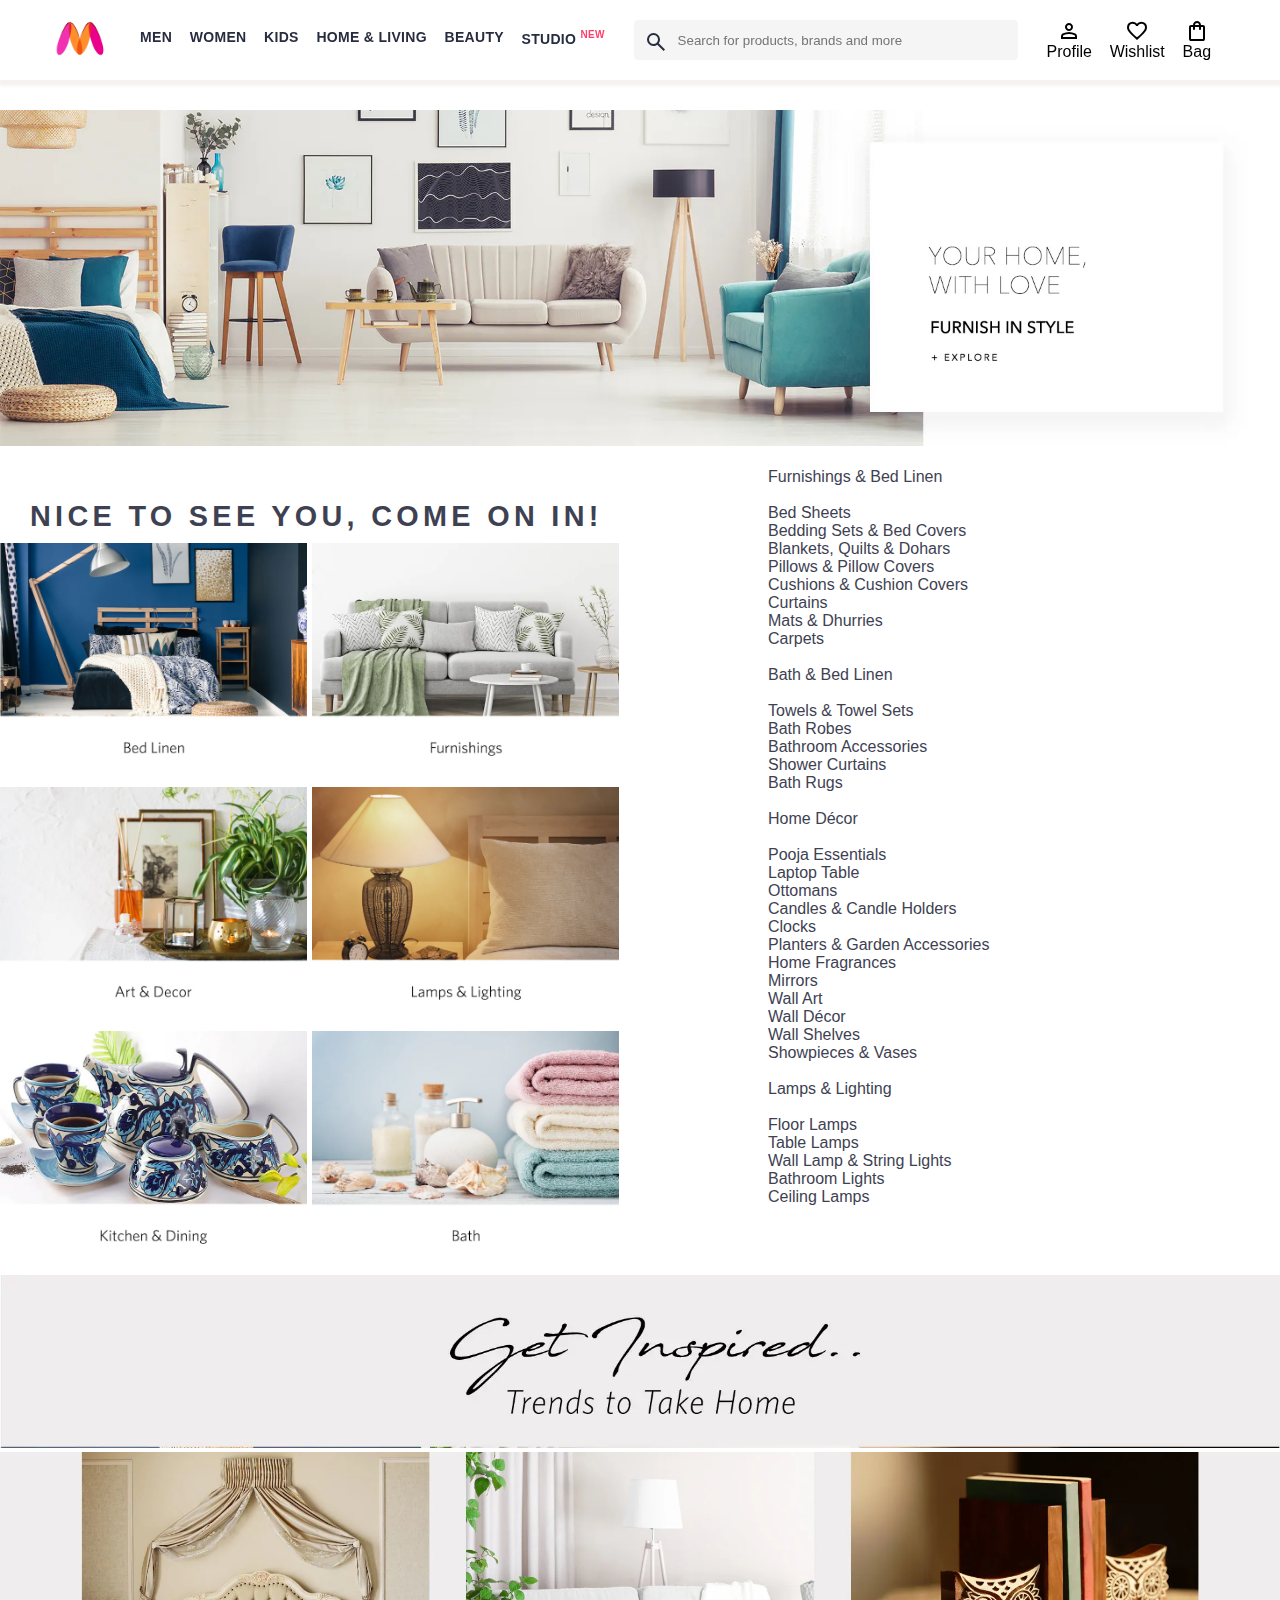
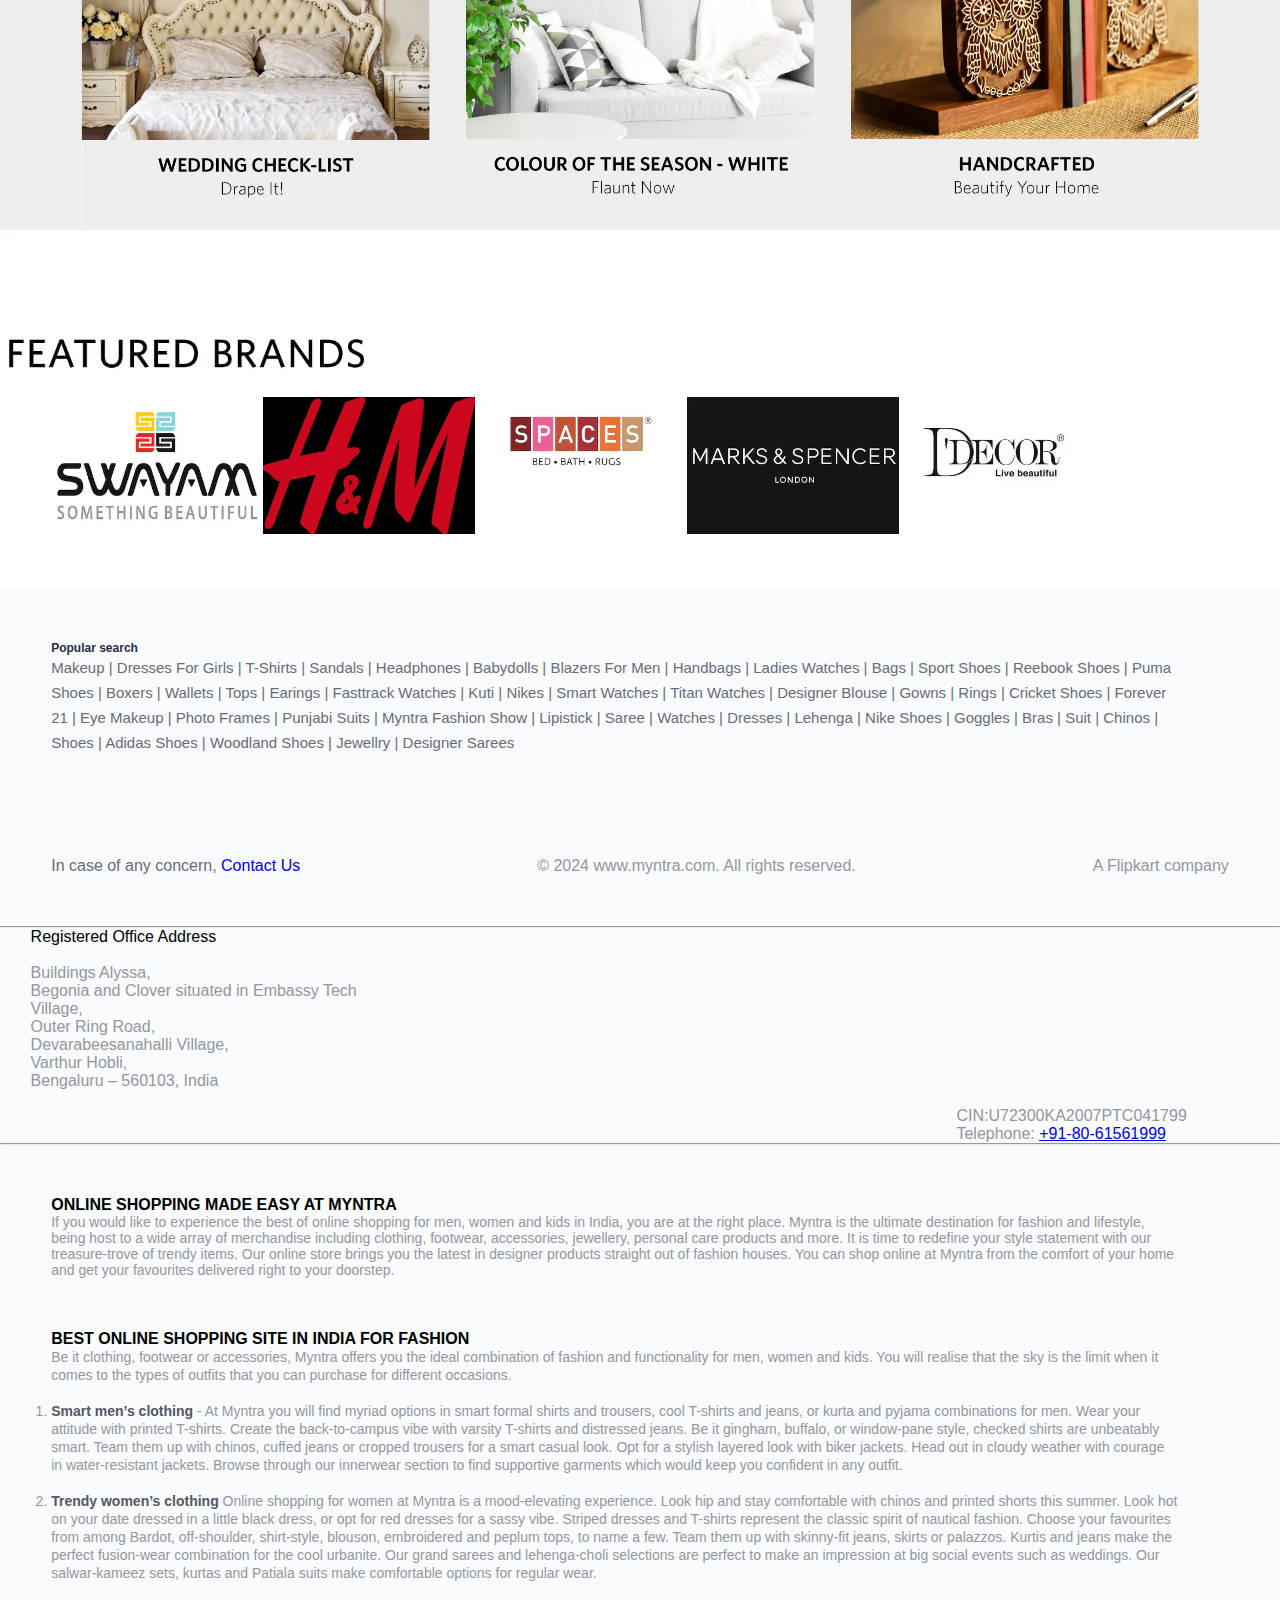
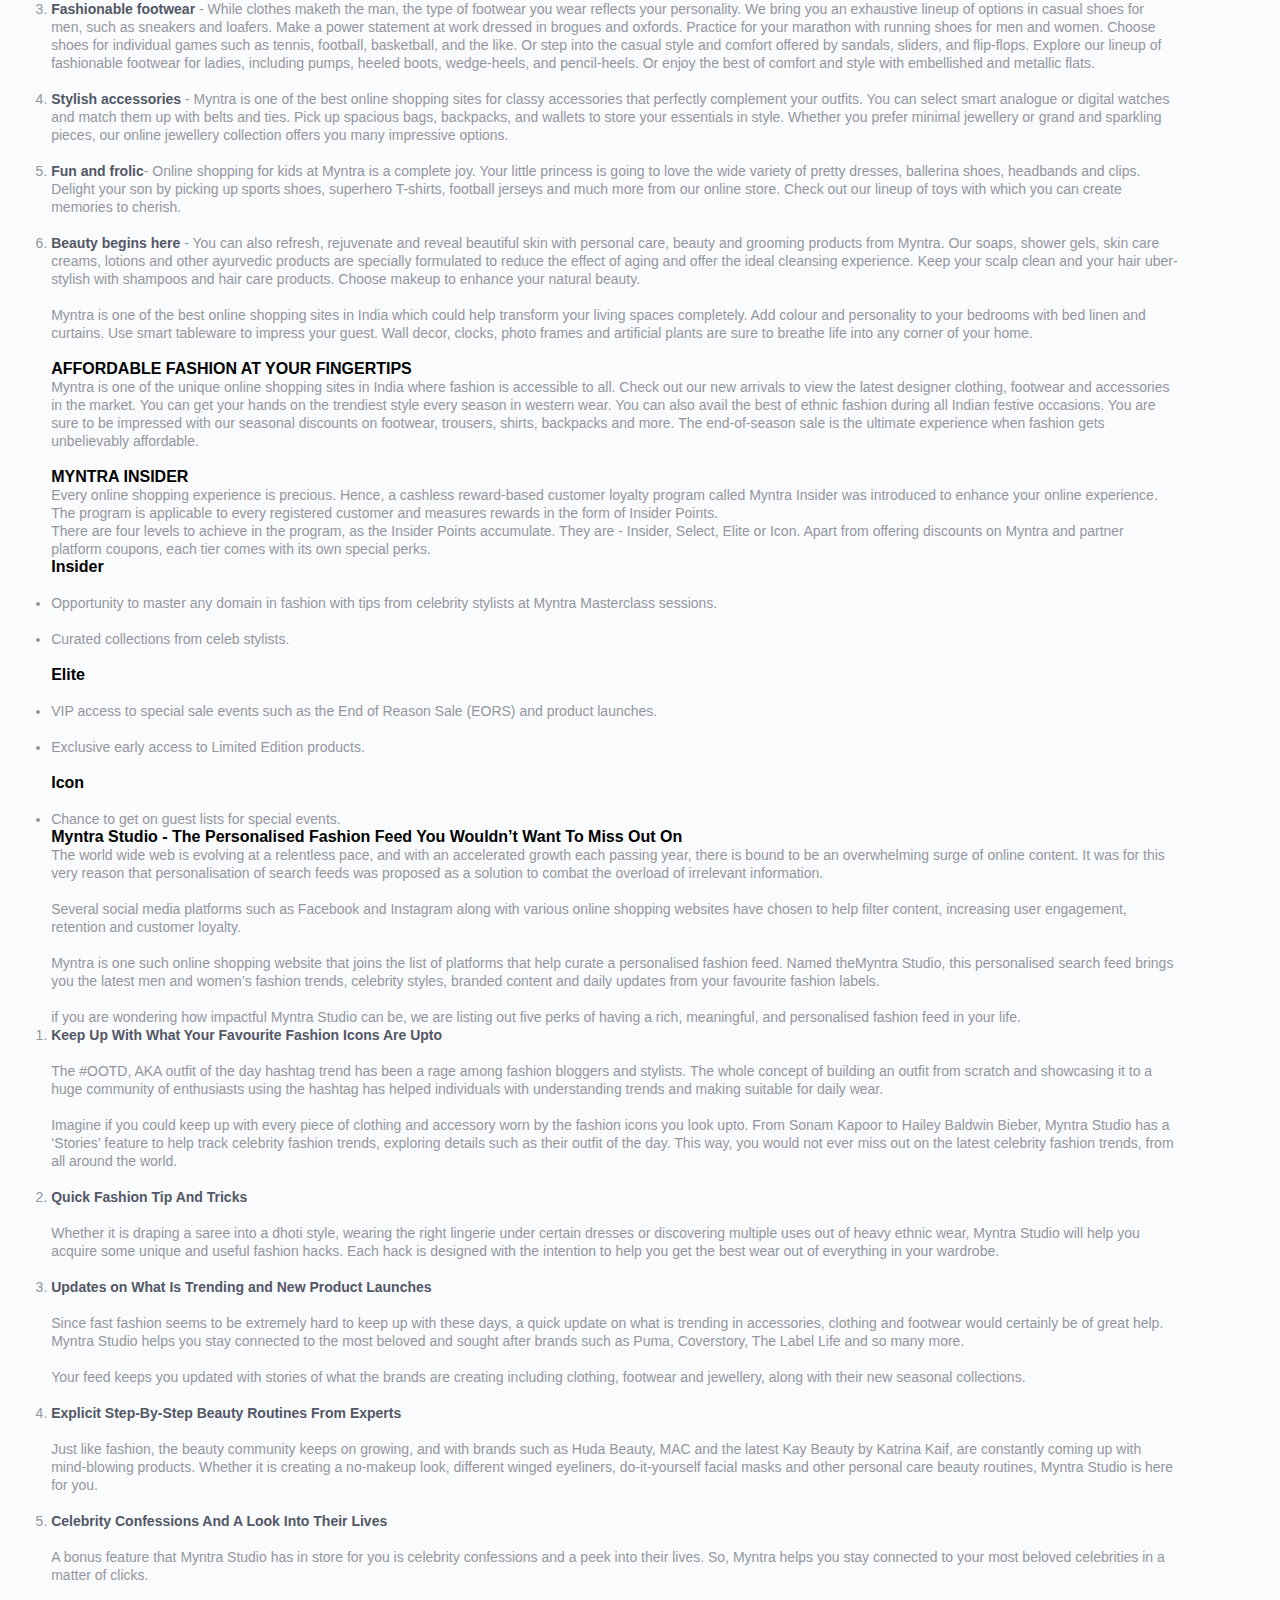
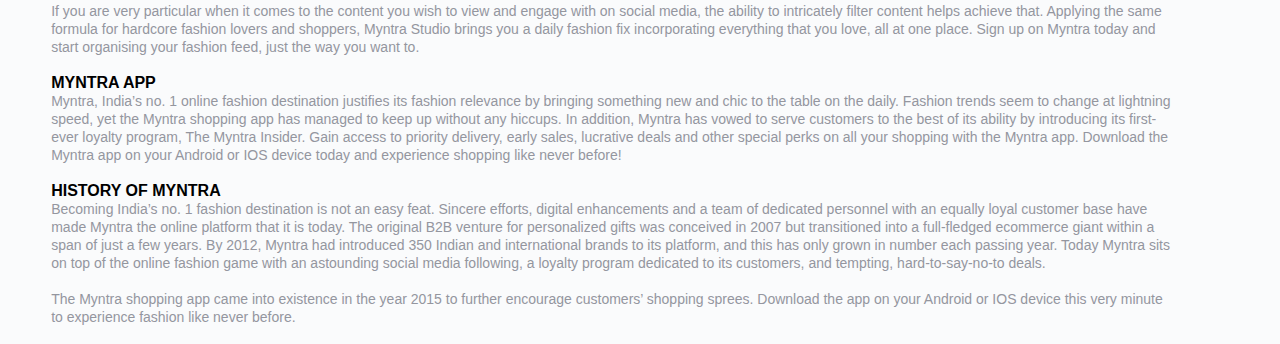
<file: home-living.html>
<!DOCTYPE html>
<html lang="en">

<head>
    <meta charset="UTF-8">
    <meta name="viewport" content="width=device-width, initial-scale=1.0">
    <title>Home And Living</title>
    <link rel="icon" type="image/x-icon" href="/images/myntra_logo2.webp">
    <link rel="stylesheet" href="index.css">
    <link rel="stylesheet" href="home-living.css">
    <link rel="stylesheet"
        href="https://fonts.googleapis.com/css2?family=Material+Symbols+Outlined:opsz,wght,FILL,GRAD@20..48,100..700,0..1,-50..200" />
</head>

<body>
    <header>
        <div class="logo_container">
            <a href="index.html"><img class="myntra_home" src="images/myntra_logo.webp" alt="Myntra Home"></a>
        </div>
        <nav class="nav_bar">
            <a href="men.html">Men</a>
            <a href="women.html">Women</a>
            <a href="kids.html">Kids</a>
            <a href="home-living.html">Home & Living</a>
            <a href="beauty.html">Beauty</a>
            <a href="studio.html">Studio <sup>New</sup></a>
        </nav>
        <div class="search_bar">
            <span class="material-symbols-outlined search_icon">search</span>
            <input class="search_input" placeholder="Search for products, brands and more">
        </div>
        <div class="action_bar">
            <div class="action_container">
                <span class="material-symbols-outlined action_icon">person</span>
                <span class="action_name">Profile</span>
            </div>

            <div class="action_container">
                <span class="material-symbols-outlined action_icon">favorite</span>
                <span class="action_name">Wishlist</span>
            </div>

            <div class="action_container">
                <span class="material-symbols-outlined action_icon">shopping_bag</span>
                <span class="action_name">Bag</span>
            </div>
        </div>
    </header>
    <main>
        <div class="banner"><a href="#"><img src="images/Home aqnd Living/Banner.webp"></a></div>
        <div class="container">
            <div class="contain">
                <h4>NICE TO SEE YOU, COME ON IN!</h4>
                <div class="container1">
                    <a href="#"><img src="images/Home aqnd Living/Nice/1.webp"></a>
                    <a href="#"><img src="images/Home aqnd Living/Nice/2.webp"></a>
                    <a href="#"><img src="images/Home aqnd Living/Nice/3.webp"></a>
                    <a href="#"><img src="images/Home aqnd Living/Nice/4.webp"></a>
                    <a href="#"><img src="images/Home aqnd Living/Nice/5.webp"></a>
                    <a href="#"><img src="images/Home aqnd Living/Nice/6.webp"></a>
                </div>
            </div>
            <div class="container2">
                <br>
                <p>Furnishings & Bed Linen</p>
                <br>
                <a href="#">Bed Sheets</a><br>
                <a href="#">Bedding Sets & Bed Covers</a><br>
                <a href="#">Blankets, Quilts & Dohars</a><br>
                <a href="#">Pillows & Pillow Covers</a><br>
                <a href="#">Cushions & Cushion Covers</a><br>
                <a href="#">Curtains</a><br>
                <a href="#">Mats & Dhurries</a><br>
                <a href="#">Carpets</a><br><br>
                <p>Bath & Bed Linen</p><br>
                <a href="#">Towels & Towel Sets</a><br>
                <a href="#">Bath Robes</a><br>
                <a href="#">Bathroom Accessories</a><br>
                <a href="#">Shower Curtains</a><br>
                <a href="#">Bath Rugs</a><br><br>
                <p>Home Décor</p><br>
                <a href="#">Pooja Essentials</a><br>
                <a href="#">Laptop Table</a><br>
                <a href="#">Ottomans</a><br>
                <a href="#">Candles & Candle Holders</a><br>
                <a href="#">Clocks</a><br>
                <a href="#">Planters & Garden Accessories</a><br>
                <a href="#">Home Fragrances</a><br>
                <a href="#">Mirrors</a><br>
                <a href="#">Wall Art</a><br>
                <a href="#">Wall Décor</a><br>
                <a href="#">Wall Shelves</a><br>
                <a href="#">Showpieces & Vases</a><br><br>
                <p>Lamps & Lighting</p><br>
                <a href="#">Floor Lamps</a><br>
                <a href="#">Table Lamps</a><br>
                <a href="#">Wall Lamp & String Lights</a><br>
                <a href="#">Bathroom Lights</a><br>
                <a href="#">Ceiling Lamps</a><br>
            </div>
        </div>
        <div>
            <a href="#"><img width="100%" src="images/Home aqnd Living/Inspired/1.webp"></a>
            <div class="inspired">
                <a style="width: 30%;" href="#"><img style="width: 100%;"
                        src="images/Home aqnd Living/Inspired/2.webp"></a>
                <a style="width: 30%;" href="#"><img style="width: 100%;"
                        src="images/Home aqnd Living/Inspired/3.webp"></a>
                <a style="width: 30%;" href="#"><img style="width: 100%;"
                        src="images/Home aqnd Living/Inspired/4.webp"></a>
            </div>
        </div>
        <a style="width: 30%;" href="#"><img style="width: 100%;"
            src="images/Home aqnd Living/Featured-Brands/1.webp"></a>
        <div class="brands">
            <a href="#"><img src="images/Home aqnd Living/Featured-Brands/2.webp"></a>
            <a href="#"><img src="images/Home aqnd Living/Featured-Brands/7.jpg"></a>
            <a href="#"><img src="images/Home aqnd Living/Featured-Brands/4.webp"></a>
            <a href="#"><img src="images/Home aqnd Living/Featured-Brands/5.webp"></a>
            <a href="#"><img src="images/Home aqnd Living/Featured-Brands/6.webp"></a>
        </div>
    </main>
    <footer style="background-color: #FAFBFC; margin-top: 4%;">
        <div class="popular-search">
            <div class="popular-search-heading">Popular search</div>
            <a href="#">Makeup | </a>
            <a href="#">Dresses for girls | </a>
            <a href="#">T-Shirts | </a>
            <a href="#">Sandals | </a>
            <a href="#">Headphones | </a>
            <a href="#">Babydolls | </a>
            <a href="#">Blazers For Men | </a>
            <a href="#">Handbags | </a>
            <a href="#">Ladies Watches | </a>
            <a href="#">Bags | </a>
            <a href="#">Sport Shoes | </a>
            <a href="#">Reebook Shoes | </a>
            <a href="#">Puma Shoes | </a>
            <a href="#">Boxers | </a>
            <a href="#">Wallets | </a>
            <a href="#">Tops | </a>
            <a href="#">Earings | </a>
            <a href="#">Fasttrack Watches | </a>
            <a href="#">Kuti | </a>
            <a href="#">Nikes | </a>
            <a href="#">Smart Watches | </a>
            <a href="#">Titan Watches | </a>
            <a href="#">Designer Blouse | </a>
            <a href="#">Gowns | </a>
            <a href="#">Rings | </a>
            <a href="#">Cricket Shoes | </a>
            <a href="#">Forever 21 | </a>
            <a href="#">Eye Makeup | </a>
            <a href="#">Photo Frames | </a>
            <a href="#">Punjabi Suits | </a>
            <a href="#">Myntra Fashion Show | </a>
            <a href="#">Lipistick | </a>
            <a href="#">Saree | </a>
            <a href="#">Watches | </a>
            <a href="#">Dresses | </a>
            <a href="#">Lehenga | </a>
            <a href="#">Nike Shoes | </a>
            <a href="#">Goggles | </a>
            <a href="#">Bras | </a>
            <a href="#">Suit | </a>
            <a href="#">chinos | </a>
            <a href="#">Shoes | </a>
            <a href="#">Adidas Shoes | </a>
            <a href="#">Woodland Shoes | </a>
            <a href="#">Jewellry | </a>
            <a href="#">Designer sarees </a>
        </div>
        <div class="copyright-container">
            <div style="color: #696b79;"">In case of any concern, <a style=" text-decoration: none;" href="#">Contact
                Us</a></div>
            <div style="color: #94969f;">© 2024 www.myntra.com. All rights reserved.</div>
            <div><a class="flipcart" href="#">A Flipkart company</a></div>
        </div>
        <hr>
        <div class="Address">
            <div>
                <p style="padding-left: 4%; font-weight: 500;">Registered Office Address</p>
                <br>
                <p style="padding-left: 4%; color: #94969f;">
                    Buildings Alyssa,<br>
                    Begonia and Clover situated in Embassy Tech Village,<br>
                    Outer Ring Road,<br>
                    Devarabeesanahalli Village,<br>
                    Varthur Hobli,<br>
                    Bengaluru – 560103, India</p>
            </div>
            <div class="telephone-container">
                <p class="telephone">CIN:U72300KA2007PTC041799</p>
                <br>
                <p class="telephone">Telephone: <a href="tell:8061561999">+91-80-61561999</a></p>
            </div>
        </div>
        <hr>
        <div class="made-easy">
            <strong>ONLINE SHOPPING MADE EASY AT MYNTRA</strong>
            <p>If you would like to experience the best of online shopping for men, women and kids in India, you are at
                the right place. Myntra is the ultimate destination for fashion and lifestyle, being host to a wide
                array of merchandise including clothing, footwear, accessories, jewellery, personal care products and
                more. It is time to redefine your style statement with our treasure-trove of trendy items. Our online
                store brings you the latest in designer products straight out of fashion houses. You can shop online at
                Myntra from the comfort of your home and get your favourites delivered right to your doorstep.</p>
        </div>
        <div class="indian-fashion">
            <strong>BEST ONLINE SHOPPING SITE IN INDIA FOR FASHION</strong>
            <p>Be it clothing, footwear or accessories, Myntra offers you the ideal combination of fashion and
                functionality for men, women and kids. You will realise that the sky is the limit when it comes to the
                types of outfits that you can purchase for different occasions.</p>
            <br>
            <ol>
                <li><strong>Smart men’s clothing </strong>- At Myntra you will find myriad options in smart formal
                    shirts and
                    trousers,
                    cool T-shirts and jeans, or kurta and pyjama combinations for men. Wear your attitude with printed
                    T-shirts. Create the back-to-campus vibe with varsity T-shirts and distressed jeans. Be it gingham,
                    buffalo, or window-pane style, checked shirts are unbeatably smart. Team them up with chinos, cuffed
                    jeans or cropped trousers for a smart casual look. Opt for a stylish layered look with biker
                    jackets. Head out in cloudy weather with courage in water-resistant jackets. Browse through our
                    innerwear section to find supportive garments which would keep you confident in any outfit.</li>
                <br>
                <li><strong>Trendy women’s clothing </strong> Online shopping for women at Myntra is a mood-elevating
                    experience. Look hip and stay comfortable with chinos and printed shorts this summer. Look hot on
                    your date dressed in a little black dress, or opt for red dresses for a sassy vibe. Striped dresses
                    and T-shirts represent the classic spirit of nautical fashion. Choose your favourites from among
                    Bardot, off-shoulder, shirt-style, blouson, embroidered and peplum tops, to name a few. Team them up
                    with skinny-fit jeans, skirts or palazzos. Kurtis and jeans make the perfect fusion-wear combination
                    for the cool urbanite. Our grand sarees and lehenga-choli selections are perfect to make an
                    impression at big social events such as weddings. Our salwar-kameez sets, kurtas and Patiala suits
                    make comfortable options for regular wear.</li>
                <br>
                <li><strong>Fashionable footwear</strong> - While clothes maketh the man, the type of footwear you wear
                    reflects your personality. We bring you an exhaustive lineup of options in casual shoes for men,
                    such as sneakers and loafers. Make a power statement at work dressed in brogues and oxfords.
                    Practice for your marathon with running shoes for men and women. Choose shoes for individual games
                    such as tennis, football, basketball, and the like. Or step into the casual style and comfort
                    offered by sandals, sliders, and flip-flops. Explore our lineup of fashionable footwear for ladies,
                    including pumps, heeled boots, wedge-heels, and pencil-heels. Or enjoy the best of comfort and style
                    with embellished and metallic flats.</li>
                <br>
                <li><strong>Stylish accessories</strong> - Myntra is one of the best online shopping sites for classy
                    accessories that perfectly complement your outfits. You can select smart analogue or digital watches
                    and match them up with belts and ties. Pick up spacious bags, backpacks, and wallets to store your
                    essentials in style. Whether you prefer minimal jewellery or grand and sparkling pieces, our online
                    jewellery collection offers you many impressive options.</li>
                <br>
                <li><strong>Fun and frolic</strong>- Online shopping for kids at Myntra is a complete joy. Your little
                    princess is going to love the wide variety of pretty dresses, ballerina shoes, headbands and clips.
                    Delight your son by picking up sports shoes, superhero T-shirts, football jerseys and much more from
                    our online store. Check out our lineup of toys with which you can create memories to cherish.</li>
                <br>
                <li><strong>Beauty begins here</strong> - You can also refresh, rejuvenate and reveal beautiful skin
                    with personal care, beauty and grooming products from Myntra. Our soaps, shower gels, skin care
                    creams, lotions and other ayurvedic products are specially formulated to reduce the effect of aging
                    and offer the ideal cleansing experience. Keep your scalp clean and your hair uber-stylish with
                    shampoos and hair care products. Choose makeup to enhance your natural beauty.</li>
            </ol>
            <br>
            <p>Myntra is one of the best online shopping sites in India which could help transform your living spaces
                completely. Add colour and personality to your bedrooms with bed linen and curtains. Use smart tableware
                to impress your guest. Wall decor, clocks, photo frames and artificial plants are sure to breathe life
                into any corner of your home.</p>
            <br>
            <strong>AFFORDABLE FASHION AT YOUR FINGERTIPS</strong>
            <p>Myntra is one of the unique online shopping sites in India where fashion is accessible to all. Check out
                our new arrivals to view the latest designer clothing, footwear and accessories in the market. You can
                get your hands on the trendiest style every season in western wear. You can also avail the best of
                ethnic fashion during all Indian festive occasions. You are sure to be impressed with our seasonal
                discounts on footwear, trousers, shirts, backpacks and more. The end-of-season sale is the ultimate
                experience when fashion gets unbelievably affordable.</p>
            <br>
            <strong>MYNTRA INSIDER</strong>
            <p>Every online shopping experience is precious. Hence, a cashless reward-based customer loyalty program
                called Myntra Insider was introduced to enhance your online experience. The program is applicable to
                every registered customer and measures rewards in the form of Insider Points.
                <br>There are four levels to achieve in the program, as the Insider Points accumulate. They are -
                Insider, Select, Elite or Icon. Apart from offering discounts on Myntra and partner platform coupons,
                each tier comes with its own special perks.
            </p>
            <strong>Insider</strong>
            <br>
            <br>
            <ul>
                <li>Opportunity to master any domain in fashion with tips from celebrity stylists at Myntra Masterclass
                    sessions.</li>
                <br>
                <li>Curated collections from celeb stylists.</li>
            </ul>
            <br>
            <strong>Elite</strong>
            <br>
            <br>
            <ul>
                <li>VIP access to special sale events such as the End of Reason Sale (EORS) and product launches.</li>
                <br>
                <li>Exclusive early access to Limited Edition products.</li>
            </ul>
            <br>
            <strong>Icon</strong>
            <br>
            <br>
            <ul>
                <li>Chance to get on guest lists for special events.</li>
            </ul>
            <strong>Myntra Studio - The Personalised Fashion Feed You Wouldn’t Want To Miss Out On</strong>
            <br>
            <p>The world wide web is evolving at a relentless pace, and with an accelerated growth each passing year,
                there is bound to be an overwhelming surge of online content. It was for this very reason that
                personalisation of search feeds was proposed as a solution to combat the overload of irrelevant
                information.
                <br><br>Several social media platforms such as Facebook and Instagram along with various online shopping
                websites have chosen to help filter content, increasing user engagement, retention and customer loyalty.
                <br><br>Myntra is one such online shopping website that joins the list of platforms that help curate a
                personalised fashion feed. Named theMyntra Studio, this personalised search feed brings you the latest
                men and women’s fashion trends, celebrity styles, branded content and daily updates from your favourite
                fashion labels.
                <br><br>if you are wondering how impactful Myntra Studio can be, we are listing out five perks of having
                a
                rich, meaningful, and personalised fashion feed in your life.
            </p>
            <ol>
                <li><strong>Keep Up With What Your Favourite Fashion Icons Are Upto</strong>
                    <br><br>The #OOTD, AKA outfit of the day hashtag trend has been a rage among fashion bloggers and
                    stylists. The whole concept of building an outfit from scratch and showcasing it to a huge community
                    of enthusiasts using the hashtag has helped individuals with understanding trends and making
                    suitable for daily wear.
                    <br><br>Imagine if you could keep up with every piece of clothing and accessory worn by the fashion
                    icons you look upto. From Sonam Kapoor to Hailey Baldwin Bieber, Myntra Studio has a ‘Stories’
                    feature to help track celebrity fashion trends, exploring details such as their outfit of the day.
                    This way, you would not ever miss out on the latest celebrity fashion trends, from all around the
                    world.
                </li>
                <br>
                <li><strong>Quick Fashion Tip And Tricks</strong><br><br>Whether it is draping a saree into a dhoti
                    style, wearing the right lingerie under certain dresses or discovering multiple uses out of heavy
                    ethnic wear, Myntra Studio will help you acquire some unique and useful fashion hacks. Each hack is
                    designed with the intention to help you get the best wear out of everything in your wardrobe.</li>
                <br>
                <li><strong>Updates on What Is Trending and New Product Launches</strong><br><br>Since fast fashion
                    seems to be extremely hard to keep up with these days, a quick update on what is trending in
                    accessories, clothing and footwear would certainly be of great help. Myntra Studio helps you stay
                    connected to the most beloved and sought after brands such as Puma, Coverstory, The Label Life and
                    so many more.
                    <br><br>Your feed keeps you updated with stories of what the brands are creating including clothing,
                    footwear and jewellery, along with their new seasonal collections.
                </li>
                <br>
                <li><strong>Explicit Step-By-Step Beauty Routines From Experts</strong><br><br>Just like fashion, the
                    beauty community keeps on growing, and with brands such as Huda Beauty, MAC and the latest Kay
                    Beauty by Katrina Kaif, are constantly coming up with mind-blowing products. Whether it is creating
                    a no-makeup look, different winged eyeliners, do-it-yourself facial masks and other personal care
                    beauty routines, Myntra Studio is here for you.</li>
                <br>
                <li><strong>Celebrity Confessions And A Look Into Their Lives</strong><br><br>A bonus feature that
                    Myntra Studio has in store for you is celebrity confessions and a peek into their lives. So, Myntra
                    helps you stay connected to your most beloved celebrities in a matter of clicks.
                    <br><br>If you are very particular when it comes to the content you wish to view and engage with on
                    social media, the ability to intricately filter content helps achieve that. Applying the same
                    formula for hardcore fashion lovers and shoppers, Myntra Studio brings you a daily fashion fix
                    incorporating everything that you love, all at one place. Sign up on Myntra today and start
                    organising your fashion feed, just the way you want to.
                </li>
            </ol>
            <br>
            <strong>MYNTRA APP</strong>
            <p>Myntra, India’s no. 1 online fashion destination justifies its fashion relevance by bringing something new and chic to the table on the daily. Fashion trends seem to change at lightning speed, yet the Myntra shopping app has managed to keep up without any hiccups. In addition, Myntra has vowed to serve customers to the best of its ability by introducing its first-ever loyalty program, The Myntra Insider. Gain access to priority delivery, early sales, lucrative deals and other special perks on all your shopping with the Myntra app. Download the Myntra app on your Android or IOS device today and experience shopping like never before!</p>
             <br>
             <strong>HISTORY OF MYNTRA</strong>
             <p>Becoming India’s no. 1 fashion destination is not an easy feat. Sincere efforts, digital enhancements and a team of dedicated personnel with an equally loyal customer base have made Myntra the online platform that it is today. The original B2B venture for personalized gifts was conceived in 2007 but transitioned into a full-fledged ecommerce giant within a span of just a few years. By 2012, Myntra had introduced 350 Indian and international brands to its platform, and this has only grown in number each passing year. Today Myntra sits on top of the online fashion game with an astounding social media following, a loyalty program dedicated to its customers, and tempting, hard-to-say-no-to deals.
                <br><br>The Myntra shopping app came into existence in the year 2015 to further encourage customers’ shopping sprees. Download the app on your Android or IOS device this very minute to experience fashion like never before.
             </p>
             <br>
        </div>

    </footer>
</body>

</html>
</file>
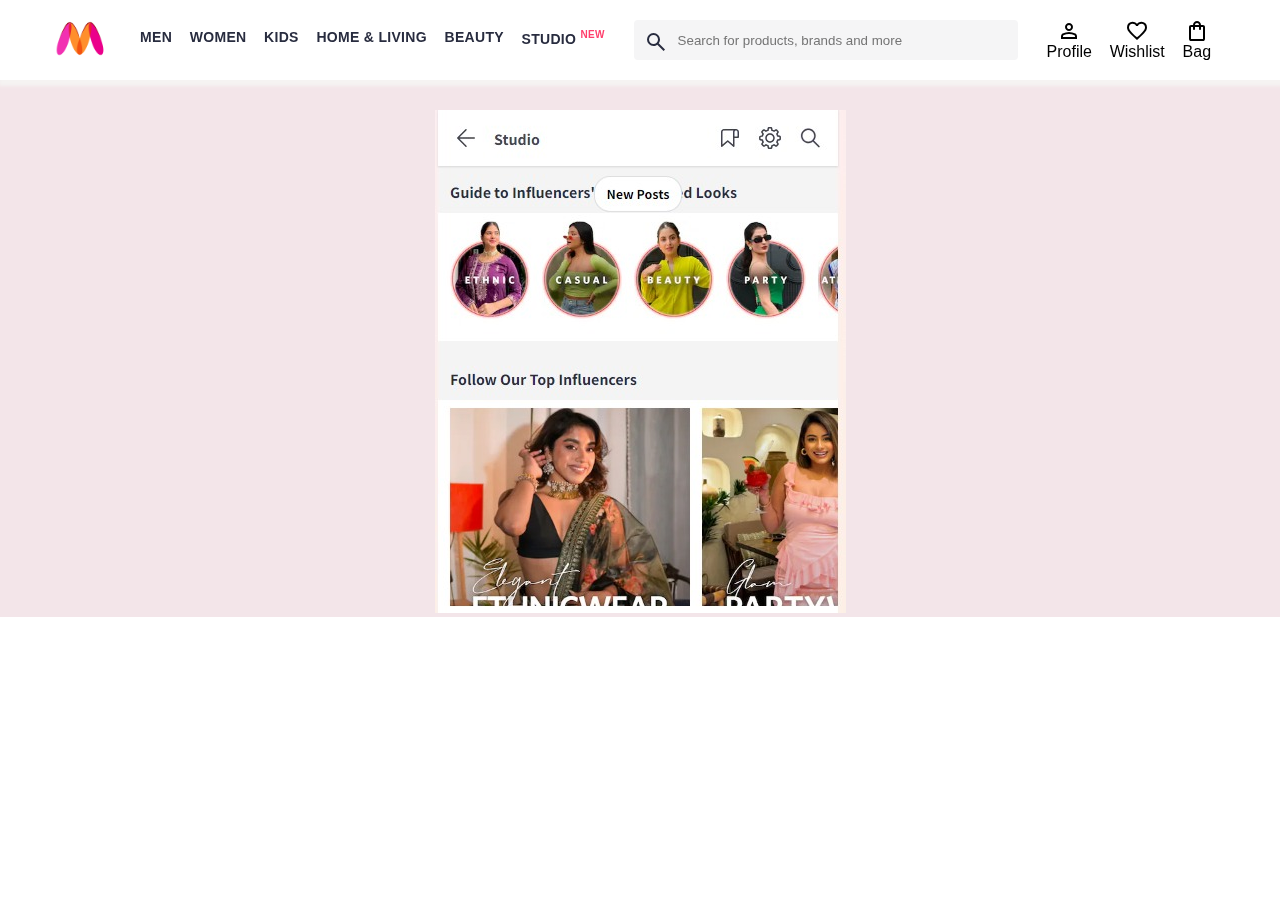
<file: studio.html>
<!DOCTYPE html>
<html lang="en">
<head>
    <meta charset="UTF-8">
    <meta name="viewport" content="width=device-width, initial-scale=1.0">
    <title>Fashion Trends from India's Top Influencers in 2022</title>
    <link rel="icon" type="image/x-icon" href="/images/myntra_logo2.webp">
    <link rel="stylesheet" href="index.css">
    <link rel="stylesheet"
    href="https://fonts.googleapis.com/css2?family=Material+Symbols+Outlined:opsz,wght,FILL,GRAD@20..48,100..700,0..1,-50..200" />
</head>
<body>
    <header>
        <div class="logo_container">
            <a href="index.html"><img class="myntra_home" src="images/myntra_logo.webp" alt="Myntra Home"></a>
        </div>
        <nav class="nav_bar">
            <a href="men.html">Men</a>
            <a href="women.html">Women</a>
            <a href="kids.html">Kids</a>
            <a href="home-living.html">Home & Living</a>
            <a href="beauty.html">Beauty</a>
            <a href="studio.html">Studio <sup>New</sup></a>
        </nav>
        <div class="search_bar">
            <span class="material-symbols-outlined search_icon">search</span>
            <input class="search_input" placeholder="Search for products, brands and more">
        </div>
        <div class="action_bar">
            <div class="action_container">
                <span class="material-symbols-outlined action_icon">person</span>
                <span class="action_name">Profile</span>
            </div>

            <div class="action_container">
                <span class="material-symbols-outlined action_icon">favorite</span>
                <span class="action_name">Wishlist</span>
            </div>

            <div class="action_container">
                <span class="material-symbols-outlined action_icon">shopping_bag</span>
                <span class="action_name">Bag</span>
            </div>
        </div>
    </header> 
    <main style="display: flex; justify-content: center; background-color: rgba(241, 223, 228, 0.822);">
        <div style="margin-top: 110px;"><img src="images/Studio.jpeg"></div>
    </main>
</body>
</html>
</file>
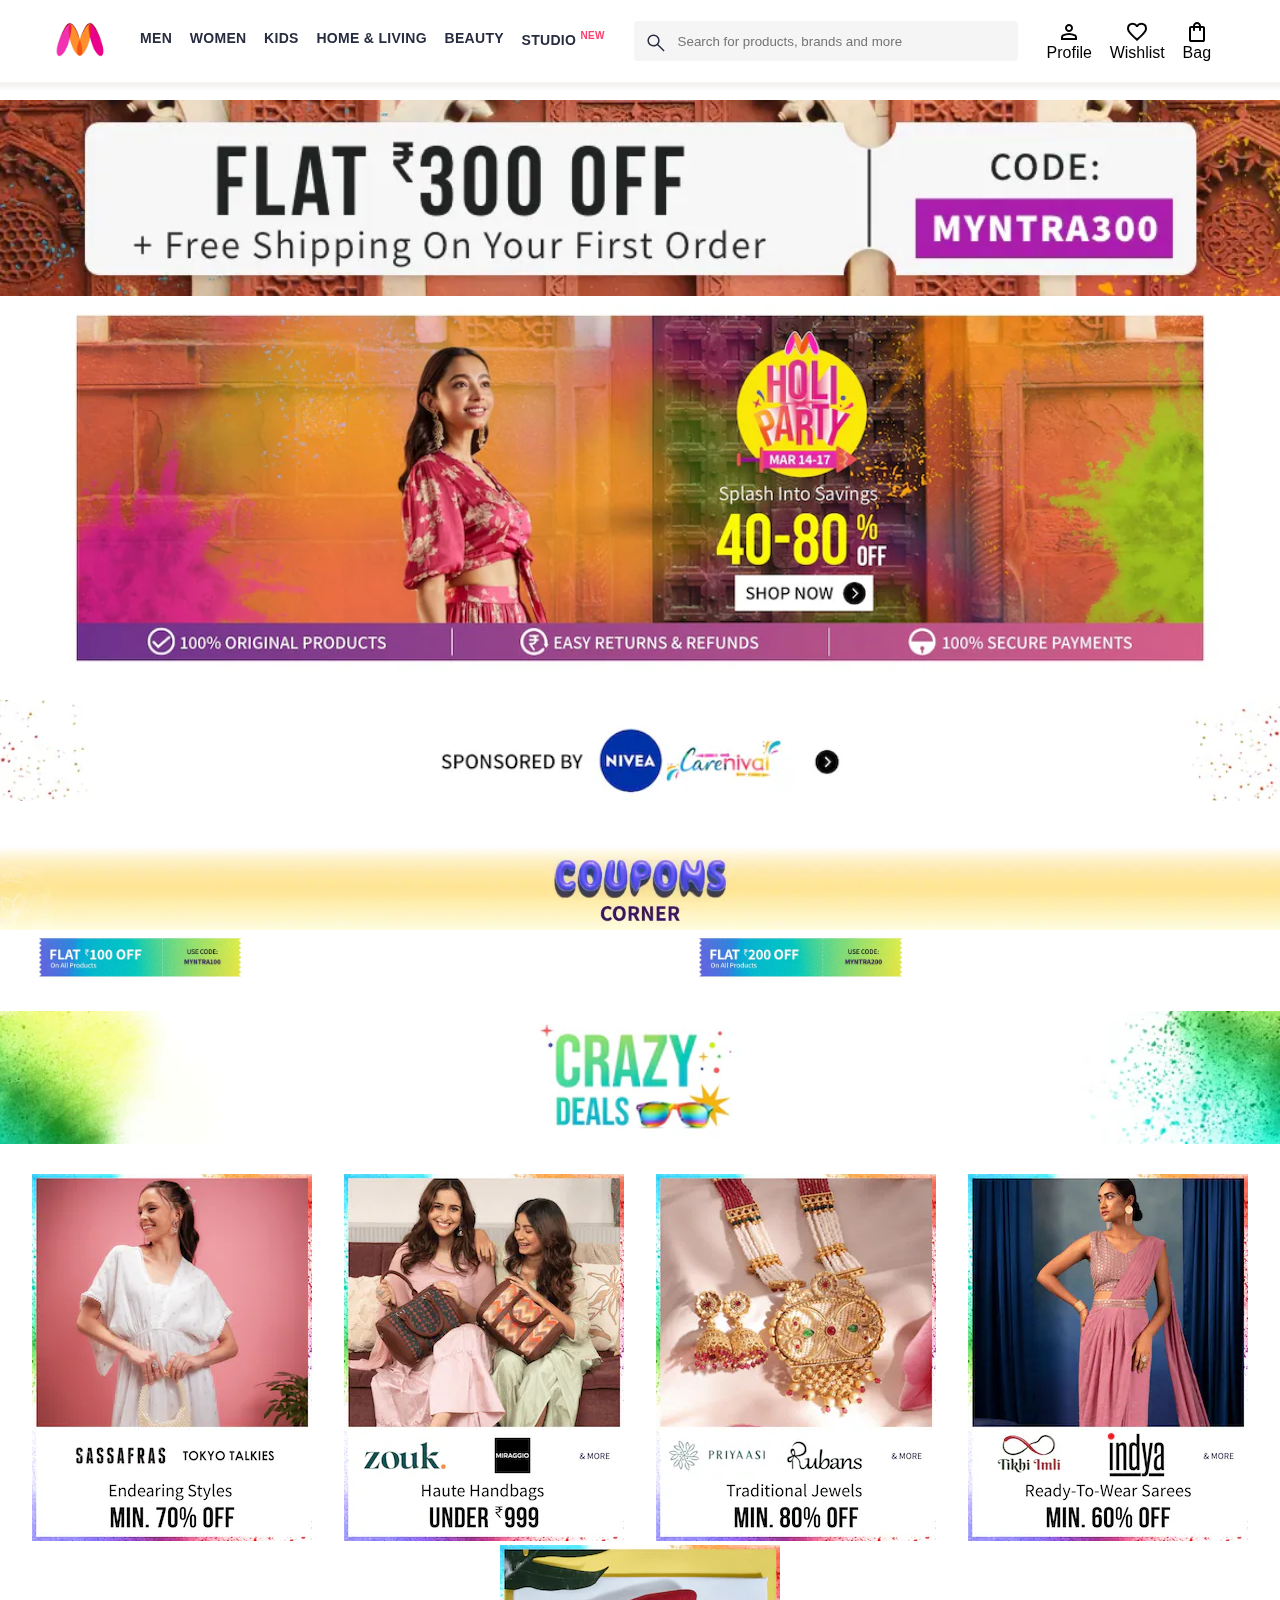
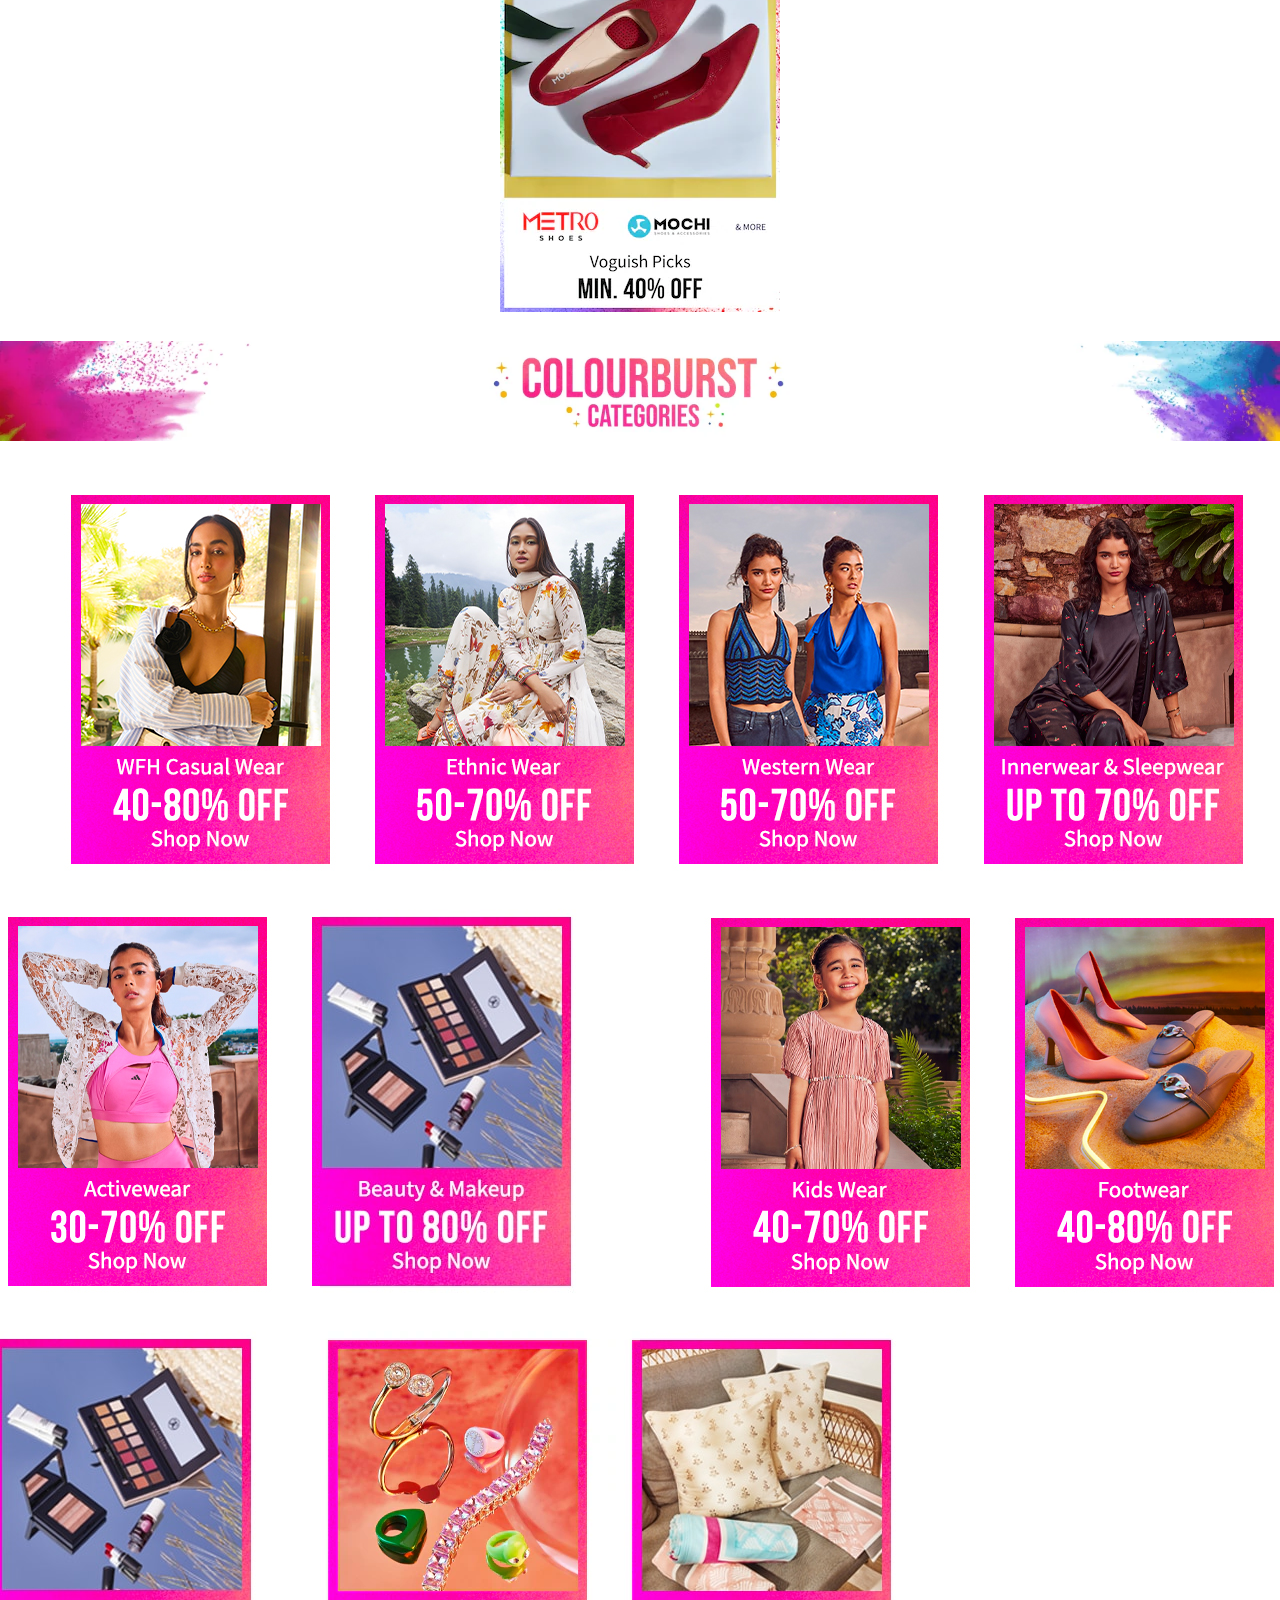
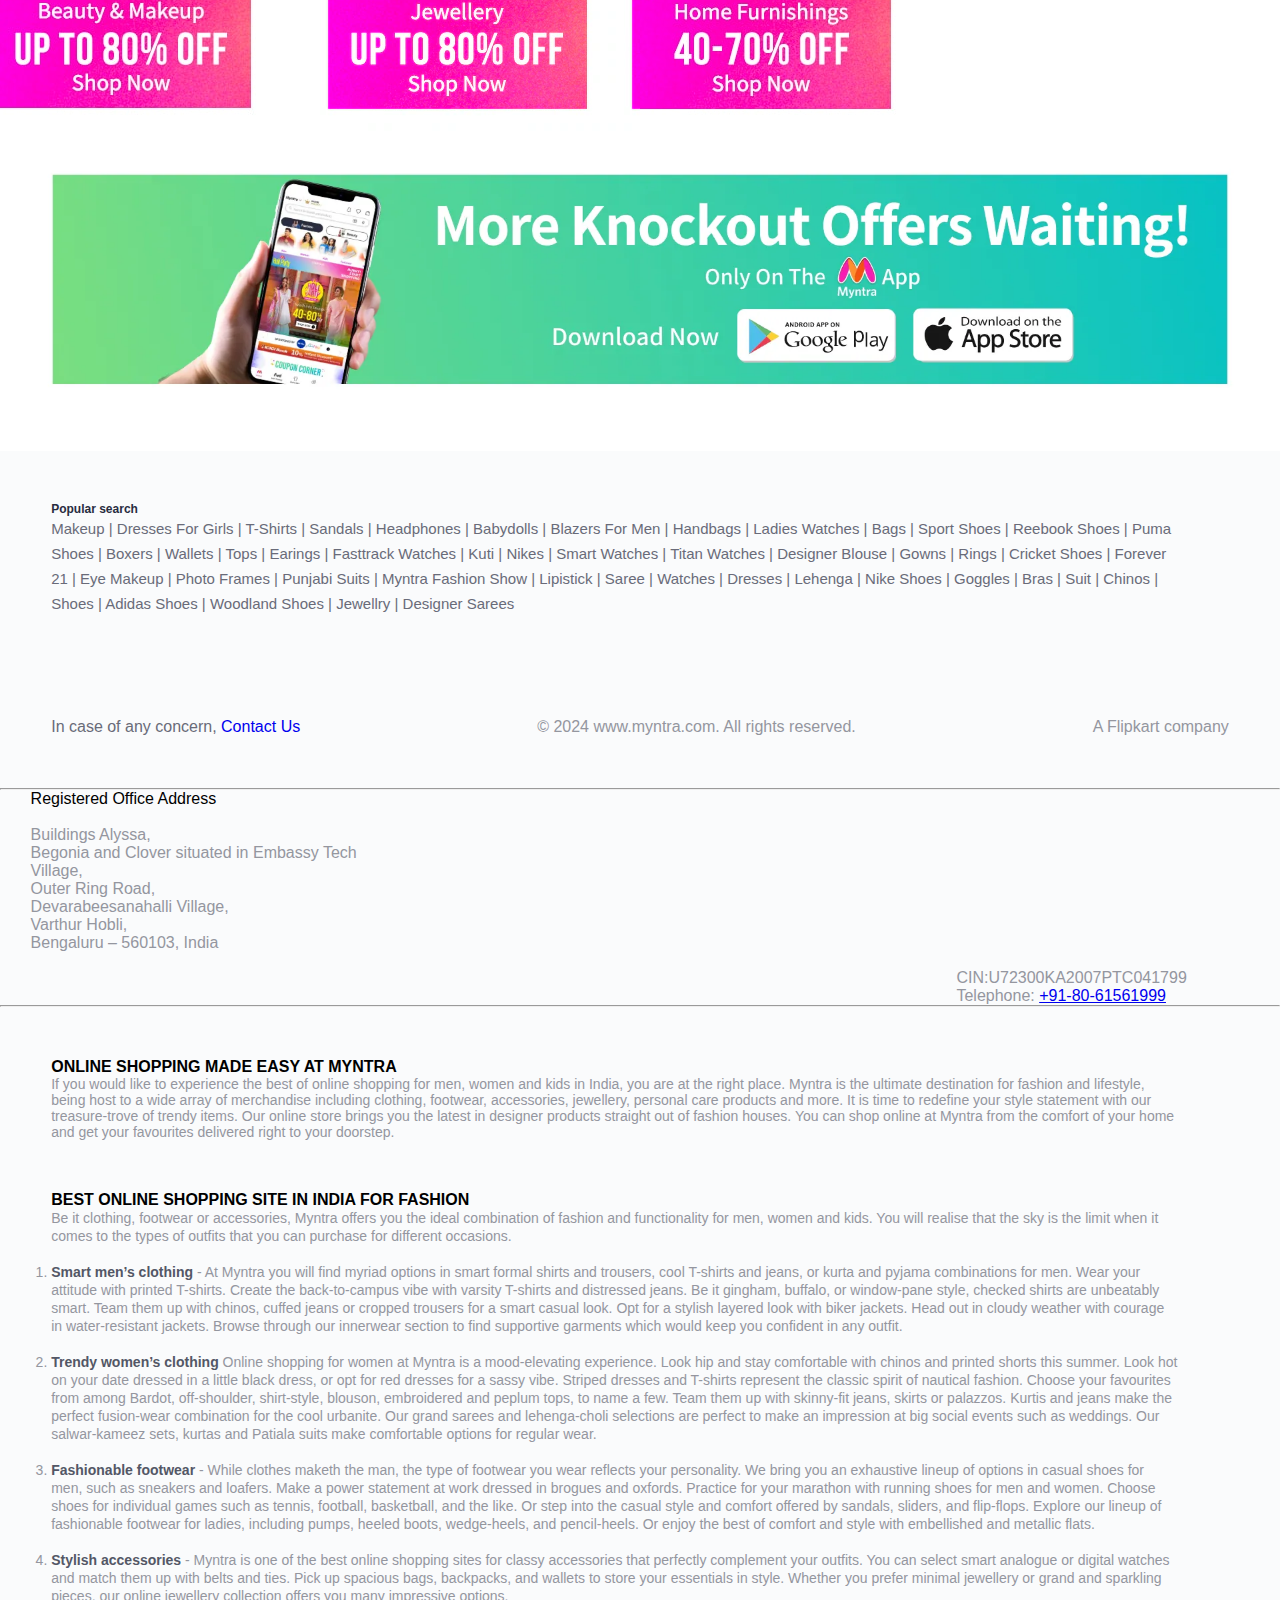
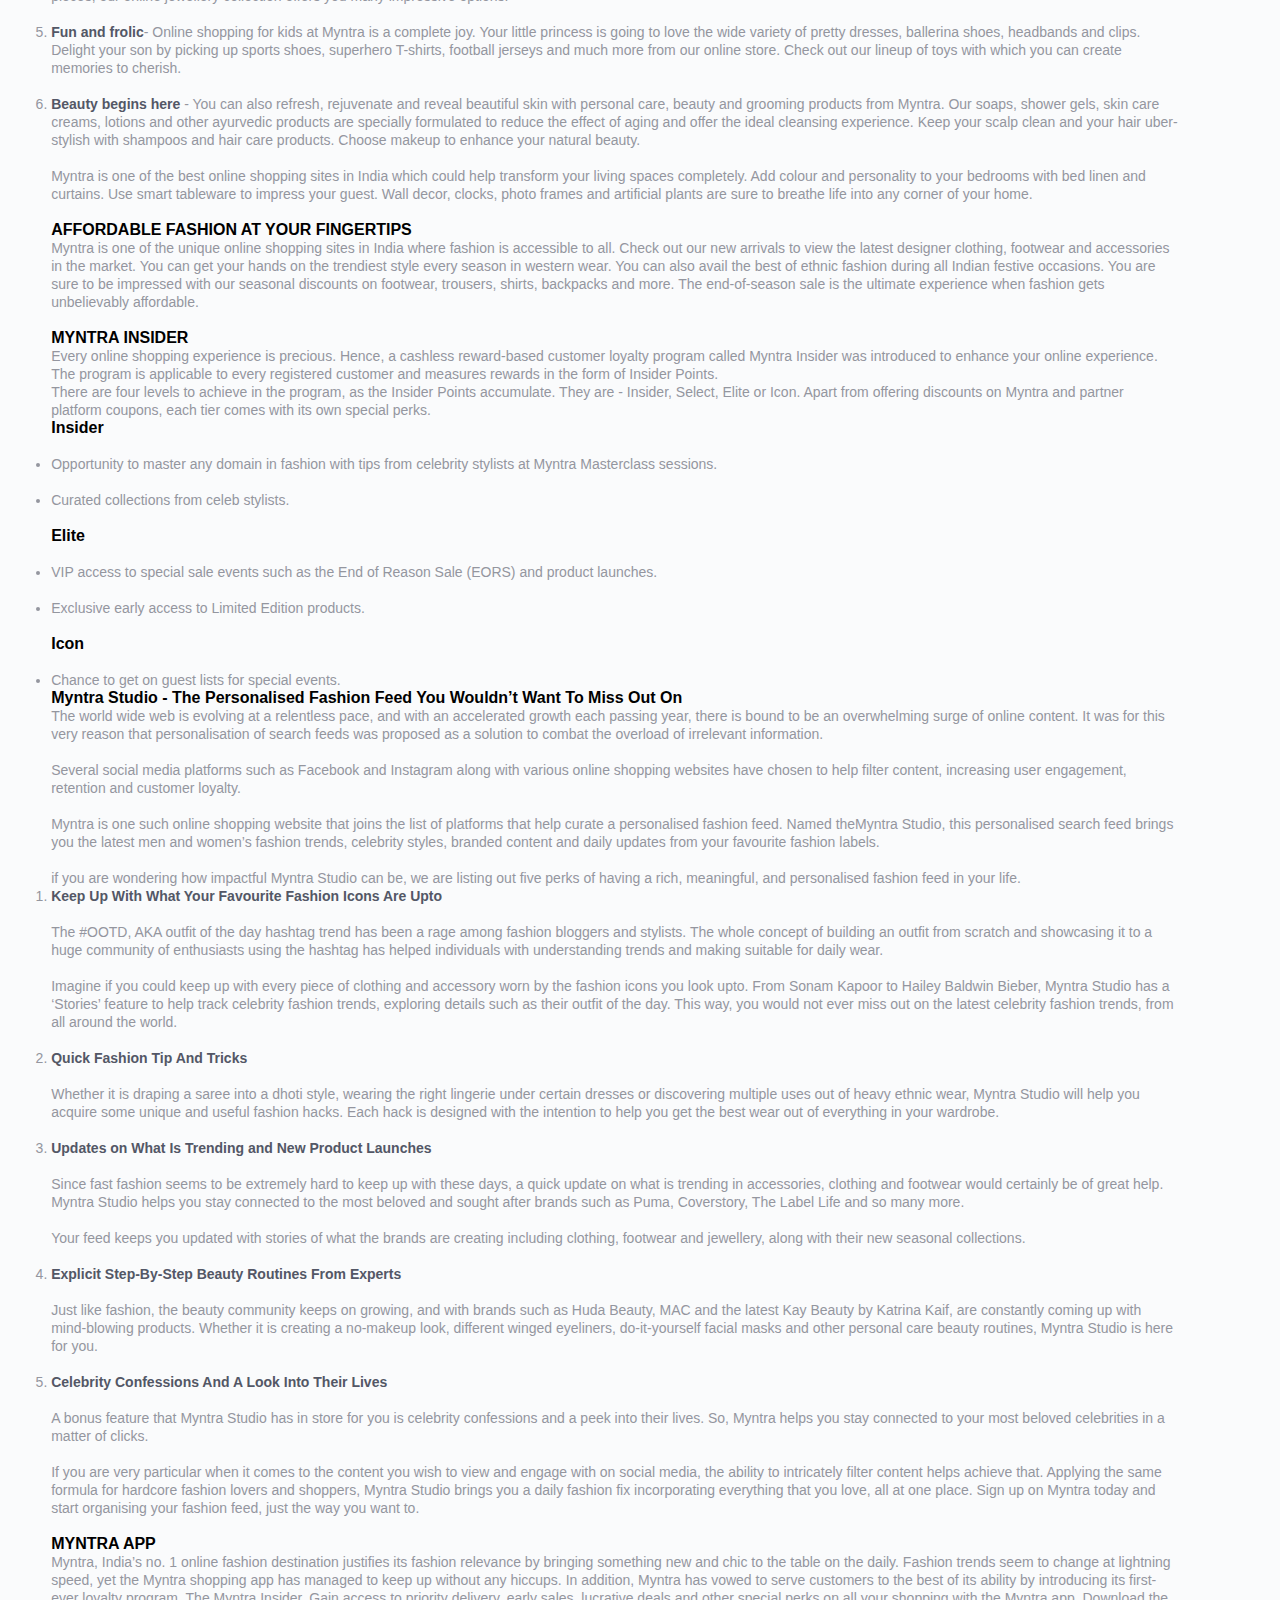
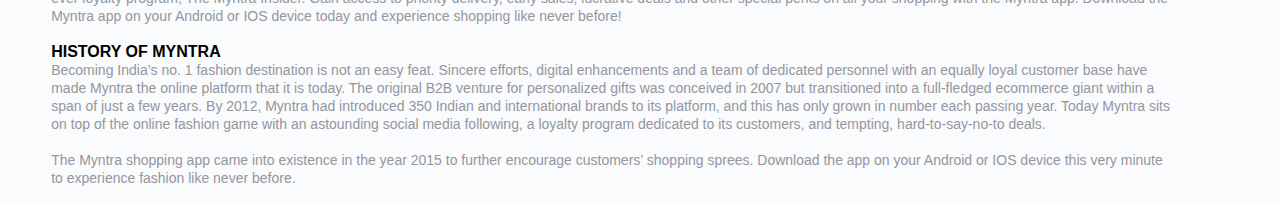
<file: women.html>
<!DOCTYPE html>
<html lang="en">

<head>
    <meta charset="UTF-8">
    <meta name="viewport" content="width=device-width, initial-scale=1.0">
    <title>Online Shoping For Women</title>
    <link rel="icon" type="image/x-icon" href="/images/myntra_logo2.webp">
    <link rel="stylesheet"
        href="https://fonts.googleapis.com/css2?family=Material+Symbols+Outlined:opsz,wght,FILL,GRAD@20..48,100..700,0..1,-50..200" />
    <link rel="stylesheet" href="index.css">
    <link rel="stylesheet" href="women.css">
</head>

<body>
    <header style="overflow-x : auto; height: 82px;">
        <div class="logo_container">
            <a href="index.html"><img class="myntra_home" src="images/myntra_logo.webp" alt="Myntra Home"></a>
        </div>
        <nav class="nav_bar">
            <a href="men.html">Men</a>
            <a href="women.html">Women</a>
            <a href="kids.html">Kids</a>
            <a href="home-living.html">Home & Living</a>
            <a href="beauty.html">Beauty</a>
            <a href="studio.html">Studio <sup>New</sup></a>
        </nav>
        <div class="search_bar">
            <span class="material-symbols-outlined search_icon">search</span>
            <input class="search_input" placeholder="Search for products, brands and more">
        </div>
        <div class="action_bar">
            <div class="action_container">
                <span class="material-symbols-outlined action_icon">person</span>
                <span class="action_name">Profile</span>
            </div>

            <div class="action_container">
                <span class="material-symbols-outlined action_icon">favorite</span>
                <span class="action_name">Wishlist</span>
            </div>

            <div class="action_container">
                <span class="material-symbols-outlined action_icon">shopping_bag</span>
                <span class="action_name">Bag</span>
            </div>
        </div>
    </header>
       <main>
        <div><a href="#"><img src="images/Women/Flat-300.webp"></a></div>
        <div class="female"><a href="#"><img src="images/Women/female.webp"></a></div>
        <div class="sponser"><a href="#"><img src="images/Women/Nivea.webp"></a></div>
        <div class="coupon-corner"><a href="#"><img src="images/Women/Coupon-corner.webp"></a></div>
        <div class="flat">
            <a href="#"><img src="images/Women/Flat-100.webp"></a>
            <a href="#"><img src="images/Women/Flat-200.webp"></a>
        </div>
        <div class="crazy-deal"><a href="#"><img src="images/Women/Crazy-deals-img/Crazy-deals.webp"></a></div>
        <div class="crazy-deal-container">
            <a href="#"><img src="images/Women/Crazy-deals-img/Crazy-deals2.webp"></a>
            <a href="#"><img src="images/Women/Crazy-deals-img/Crazy-deals3.webp"></a>
            <a href="#"><img src="images/Women/Crazy-deals-img/Crazy-deals4.webp"></a>
            <a href="#"><img src="images/Women/Crazy-deals-img/Crazy-deals5.webp"></a>
            <a href="#"><img src="images/Women/Crazy-deals-img/Crazy-deals7.webp"></a>
        </div>
        <div class="crazy-deal"><a href="#"><img src="images/Women/Colourburst-img/Colourburst.webp"></a></div>
        <div style="justify-content:stretch;" class="crazy-deal-container">
            <a href="#"><img src="images/Women/Colourburst-img/Colourburst1.png"></a>
            <a href="#"><img src="images/Women/Colourburst-img/Colourburst2.png"></a>
            <a href="#"><img src="images/Women/Colourburst-img/Colourburst3.png"></a>
            <a href="#"><img src="images/Women/Colourburst-img/Colourburst4.png"></a>
            <a href="#"><img src="images/Women/Colourburst-img/Colourburst5.png"></a>
            <a href="#"><img src="images/Women/Colourburst-img/Colourburst6.jpg"></a>
            <a href="#"><img src="images/Women/Colourburst-img/Colourburst8.png"></a>
            <a href="#"><img src="images/Women/Colourburst-img/Colourburst9.png"></a>
            <a href="#"><img src="images/Women/Colourburst-img/Colourburst7.jpg"></a>
            <a href="#"><img src="images/Women/Colourburst-img/Colourburst10.webp"></a>
            <a href="#"><img src="images/Women/Colourburst-img/Colourburst11.jpg"></a>
        </div>
        <div class="knock-out"><a href="#"><img src="images/Women/Knockout-offer.webp"></a></div>
    </main>
    <footer style="background-color: #FAFBFC; margin-top: 4%;">
        <div class="popular-search">
            <div class="popular-search-heading">Popular search</div>
            <a href="#">Makeup | </a>
            <a href="#">Dresses for girls | </a>
            <a href="#">T-Shirts | </a>
            <a href="#">Sandals | </a>
            <a href="#">Headphones | </a>
            <a href="#">Babydolls | </a>
            <a href="#">Blazers For Men | </a>
            <a href="#">Handbags | </a>
            <a href="#">Ladies Watches | </a>
            <a href="#">Bags | </a>
            <a href="#">Sport Shoes | </a>
            <a href="#">Reebook Shoes | </a>
            <a href="#">Puma Shoes | </a>
            <a href="#">Boxers | </a>
            <a href="#">Wallets | </a>
            <a href="#">Tops | </a>
            <a href="#">Earings | </a>
            <a href="#">Fasttrack Watches | </a>
            <a href="#">Kuti | </a>
            <a href="#">Nikes | </a>
            <a href="#">Smart Watches | </a>
            <a href="#">Titan Watches | </a>
            <a href="#">Designer Blouse | </a>
            <a href="#">Gowns | </a>
            <a href="#">Rings | </a>
            <a href="#">Cricket Shoes | </a>
            <a href="#">Forever 21 | </a>
            <a href="#">Eye Makeup | </a>
            <a href="#">Photo Frames | </a>
            <a href="#">Punjabi Suits | </a>
            <a href="#">Myntra Fashion Show | </a>
            <a href="#">Lipistick | </a>
            <a href="#">Saree | </a>
            <a href="#">Watches | </a>
            <a href="#">Dresses | </a>
            <a href="#">Lehenga | </a>
            <a href="#">Nike Shoes | </a>
            <a href="#">Goggles | </a>
            <a href="#">Bras | </a>
            <a href="#">Suit | </a>
            <a href="#">chinos | </a>
            <a href="#">Shoes | </a>
            <a href="#">Adidas Shoes | </a>
            <a href="#">Woodland Shoes | </a>
            <a href="#">Jewellry | </a>
            <a href="#">Designer sarees </a>
        </div>
        <div class="copyright-container">
            <div style="color: #696b79;"">In case of any concern, <a style=" text-decoration: none;" href="#">Contact
                Us</a></div>
            <div style="color: #94969f;">© 2024 www.myntra.com. All rights reserved.</div>
            <div><a class="flipcart" href="#">A Flipkart company</a></div>
        </div>
        <hr>
        <div class="Address">
            <div>
                <p style="padding-left: 4%; font-weight: 500;">Registered Office Address</p>
                <br>
                <p style="padding-left: 4%; color: #94969f;">
                    Buildings Alyssa,<br>
                    Begonia and Clover situated in Embassy Tech Village,<br>
                    Outer Ring Road,<br>
                    Devarabeesanahalli Village,<br>
                    Varthur Hobli,<br>
                    Bengaluru – 560103, India</p>
            </div>
            <div class="telephone-container">
                <p class="telephone">CIN:U72300KA2007PTC041799</p>
                <br>
                <p class="telephone">Telephone: <a href="tell:8061561999">+91-80-61561999</a></p>
            </div>
        </div>
        <hr>
        <div class="made-easy">
            <strong>ONLINE SHOPPING MADE EASY AT MYNTRA</strong>
            <p>If you would like to experience the best of online shopping for men, women and kids in India, you are at
                the right place. Myntra is the ultimate destination for fashion and lifestyle, being host to a wide
                array of merchandise including clothing, footwear, accessories, jewellery, personal care products and
                more. It is time to redefine your style statement with our treasure-trove of trendy items. Our online
                store brings you the latest in designer products straight out of fashion houses. You can shop online at
                Myntra from the comfort of your home and get your favourites delivered right to your doorstep.</p>
        </div>
        <div class="indian-fashion">
            <strong>BEST ONLINE SHOPPING SITE IN INDIA FOR FASHION</strong>
            <p>Be it clothing, footwear or accessories, Myntra offers you the ideal combination of fashion and
                functionality for men, women and kids. You will realise that the sky is the limit when it comes to the
                types of outfits that you can purchase for different occasions.</p>
            <br>
            <ol>
                <li><strong>Smart men’s clothing </strong>- At Myntra you will find myriad options in smart formal
                    shirts and
                    trousers,
                    cool T-shirts and jeans, or kurta and pyjama combinations for men. Wear your attitude with printed
                    T-shirts. Create the back-to-campus vibe with varsity T-shirts and distressed jeans. Be it gingham,
                    buffalo, or window-pane style, checked shirts are unbeatably smart. Team them up with chinos, cuffed
                    jeans or cropped trousers for a smart casual look. Opt for a stylish layered look with biker
                    jackets. Head out in cloudy weather with courage in water-resistant jackets. Browse through our
                    innerwear section to find supportive garments which would keep you confident in any outfit.</li>
                <br>
                <li><strong>Trendy women’s clothing </strong> Online shopping for women at Myntra is a mood-elevating
                    experience. Look hip and stay comfortable with chinos and printed shorts this summer. Look hot on
                    your date dressed in a little black dress, or opt for red dresses for a sassy vibe. Striped dresses
                    and T-shirts represent the classic spirit of nautical fashion. Choose your favourites from among
                    Bardot, off-shoulder, shirt-style, blouson, embroidered and peplum tops, to name a few. Team them up
                    with skinny-fit jeans, skirts or palazzos. Kurtis and jeans make the perfect fusion-wear combination
                    for the cool urbanite. Our grand sarees and lehenga-choli selections are perfect to make an
                    impression at big social events such as weddings. Our salwar-kameez sets, kurtas and Patiala suits
                    make comfortable options for regular wear.</li>
                <br>
                <li><strong>Fashionable footwear</strong> - While clothes maketh the man, the type of footwear you wear
                    reflects your personality. We bring you an exhaustive lineup of options in casual shoes for men,
                    such as sneakers and loafers. Make a power statement at work dressed in brogues and oxfords.
                    Practice for your marathon with running shoes for men and women. Choose shoes for individual games
                    such as tennis, football, basketball, and the like. Or step into the casual style and comfort
                    offered by sandals, sliders, and flip-flops. Explore our lineup of fashionable footwear for ladies,
                    including pumps, heeled boots, wedge-heels, and pencil-heels. Or enjoy the best of comfort and style
                    with embellished and metallic flats.</li>
                <br>
                <li><strong>Stylish accessories</strong> - Myntra is one of the best online shopping sites for classy
                    accessories that perfectly complement your outfits. You can select smart analogue or digital watches
                    and match them up with belts and ties. Pick up spacious bags, backpacks, and wallets to store your
                    essentials in style. Whether you prefer minimal jewellery or grand and sparkling pieces, our online
                    jewellery collection offers you many impressive options.</li>
                <br>
                <li><strong>Fun and frolic</strong>- Online shopping for kids at Myntra is a complete joy. Your little
                    princess is going to love the wide variety of pretty dresses, ballerina shoes, headbands and clips.
                    Delight your son by picking up sports shoes, superhero T-shirts, football jerseys and much more from
                    our online store. Check out our lineup of toys with which you can create memories to cherish.</li>
                <br>
                <li><strong>Beauty begins here</strong> - You can also refresh, rejuvenate and reveal beautiful skin
                    with personal care, beauty and grooming products from Myntra. Our soaps, shower gels, skin care
                    creams, lotions and other ayurvedic products are specially formulated to reduce the effect of aging
                    and offer the ideal cleansing experience. Keep your scalp clean and your hair uber-stylish with
                    shampoos and hair care products. Choose makeup to enhance your natural beauty.</li>
            </ol>
            <br>
            <p>Myntra is one of the best online shopping sites in India which could help transform your living spaces
                completely. Add colour and personality to your bedrooms with bed linen and curtains. Use smart tableware
                to impress your guest. Wall decor, clocks, photo frames and artificial plants are sure to breathe life
                into any corner of your home.</p>
            <br>
            <strong>AFFORDABLE FASHION AT YOUR FINGERTIPS</strong>
            <p>Myntra is one of the unique online shopping sites in India where fashion is accessible to all. Check out
                our new arrivals to view the latest designer clothing, footwear and accessories in the market. You can
                get your hands on the trendiest style every season in western wear. You can also avail the best of
                ethnic fashion during all Indian festive occasions. You are sure to be impressed with our seasonal
                discounts on footwear, trousers, shirts, backpacks and more. The end-of-season sale is the ultimate
                experience when fashion gets unbelievably affordable.</p>
            <br>
            <strong>MYNTRA INSIDER</strong>
            <p>Every online shopping experience is precious. Hence, a cashless reward-based customer loyalty program
                called Myntra Insider was introduced to enhance your online experience. The program is applicable to
                every registered customer and measures rewards in the form of Insider Points.
                <br>There are four levels to achieve in the program, as the Insider Points accumulate. They are -
                Insider, Select, Elite or Icon. Apart from offering discounts on Myntra and partner platform coupons,
                each tier comes with its own special perks.
            </p>
            <strong>Insider</strong>
            <br>
            <br>
            <ul>
                <li>Opportunity to master any domain in fashion with tips from celebrity stylists at Myntra Masterclass
                    sessions.</li>
                <br>
                <li>Curated collections from celeb stylists.</li>
            </ul>
            <br>
            <strong>Elite</strong>
            <br>
            <br>
            <ul>
                <li>VIP access to special sale events such as the End of Reason Sale (EORS) and product launches.</li>
                <br>
                <li>Exclusive early access to Limited Edition products.</li>
            </ul>
            <br>
            <strong>Icon</strong>
            <br>
            <br>
            <ul>
                <li>Chance to get on guest lists for special events.</li>
            </ul>
            <strong>Myntra Studio - The Personalised Fashion Feed You Wouldn’t Want To Miss Out On</strong>
            <br>
            <p>The world wide web is evolving at a relentless pace, and with an accelerated growth each passing year,
                there is bound to be an overwhelming surge of online content. It was for this very reason that
                personalisation of search feeds was proposed as a solution to combat the overload of irrelevant
                information.
                <br><br>Several social media platforms such as Facebook and Instagram along with various online shopping
                websites have chosen to help filter content, increasing user engagement, retention and customer loyalty.
                <br><br>Myntra is one such online shopping website that joins the list of platforms that help curate a
                personalised fashion feed. Named theMyntra Studio, this personalised search feed brings you the latest
                men and women’s fashion trends, celebrity styles, branded content and daily updates from your favourite
                fashion labels.
                <br><br>if you are wondering how impactful Myntra Studio can be, we are listing out five perks of having
                a
                rich, meaningful, and personalised fashion feed in your life.
            </p>
            <ol>
                <li><strong>Keep Up With What Your Favourite Fashion Icons Are Upto</strong>
                    <br><br>The #OOTD, AKA outfit of the day hashtag trend has been a rage among fashion bloggers and
                    stylists. The whole concept of building an outfit from scratch and showcasing it to a huge community
                    of enthusiasts using the hashtag has helped individuals with understanding trends and making
                    suitable for daily wear.
                    <br><br>Imagine if you could keep up with every piece of clothing and accessory worn by the fashion
                    icons you look upto. From Sonam Kapoor to Hailey Baldwin Bieber, Myntra Studio has a ‘Stories’
                    feature to help track celebrity fashion trends, exploring details such as their outfit of the day.
                    This way, you would not ever miss out on the latest celebrity fashion trends, from all around the
                    world.
                </li>
                <br>
                <li><strong>Quick Fashion Tip And Tricks</strong><br><br>Whether it is draping a saree into a dhoti
                    style, wearing the right lingerie under certain dresses or discovering multiple uses out of heavy
                    ethnic wear, Myntra Studio will help you acquire some unique and useful fashion hacks. Each hack is
                    designed with the intention to help you get the best wear out of everything in your wardrobe.</li>
                <br>
                <li><strong>Updates on What Is Trending and New Product Launches</strong><br><br>Since fast fashion
                    seems to be extremely hard to keep up with these days, a quick update on what is trending in
                    accessories, clothing and footwear would certainly be of great help. Myntra Studio helps you stay
                    connected to the most beloved and sought after brands such as Puma, Coverstory, The Label Life and
                    so many more.
                    <br><br>Your feed keeps you updated with stories of what the brands are creating including clothing,
                    footwear and jewellery, along with their new seasonal collections.
                </li>
                <br>
                <li><strong>Explicit Step-By-Step Beauty Routines From Experts</strong><br><br>Just like fashion, the
                    beauty community keeps on growing, and with brands such as Huda Beauty, MAC and the latest Kay
                    Beauty by Katrina Kaif, are constantly coming up with mind-blowing products. Whether it is creating
                    a no-makeup look, different winged eyeliners, do-it-yourself facial masks and other personal care
                    beauty routines, Myntra Studio is here for you.</li>
                <br>
                <li><strong>Celebrity Confessions And A Look Into Their Lives</strong><br><br>A bonus feature that
                    Myntra Studio has in store for you is celebrity confessions and a peek into their lives. So, Myntra
                    helps you stay connected to your most beloved celebrities in a matter of clicks.
                    <br><br>If you are very particular when it comes to the content you wish to view and engage with on
                    social media, the ability to intricately filter content helps achieve that. Applying the same
                    formula for hardcore fashion lovers and shoppers, Myntra Studio brings you a daily fashion fix
                    incorporating everything that you love, all at one place. Sign up on Myntra today and start
                    organising your fashion feed, just the way you want to.
                </li>
            </ol>
            <br>
            <strong>MYNTRA APP</strong>
            <p>Myntra, India’s no. 1 online fashion destination justifies its fashion relevance by bringing something new and chic to the table on the daily. Fashion trends seem to change at lightning speed, yet the Myntra shopping app has managed to keep up without any hiccups. In addition, Myntra has vowed to serve customers to the best of its ability by introducing its first-ever loyalty program, The Myntra Insider. Gain access to priority delivery, early sales, lucrative deals and other special perks on all your shopping with the Myntra app. Download the Myntra app on your Android or IOS device today and experience shopping like never before!</p>
             <br>
             <strong>HISTORY OF MYNTRA</strong>
             <p>Becoming India’s no. 1 fashion destination is not an easy feat. Sincere efforts, digital enhancements and a team of dedicated personnel with an equally loyal customer base have made Myntra the online platform that it is today. The original B2B venture for personalized gifts was conceived in 2007 but transitioned into a full-fledged ecommerce giant within a span of just a few years. By 2012, Myntra had introduced 350 Indian and international brands to its platform, and this has only grown in number each passing year. Today Myntra sits on top of the online fashion game with an astounding social media following, a loyalty program dedicated to its customers, and tempting, hard-to-say-no-to deals.
                <br><br>The Myntra shopping app came into existence in the year 2015 to further encourage customers’ shopping sprees. Download the app on your Android or IOS device this very minute to experience fashion like never before.
             </p>
             <br>
        </div>

    </footer>
</body>

</html>
</file>
<file: index.css>
* {
    margin: 0;
    padding: 0;
    font-family: Assistant,-apple-system,BlinkMacSystemFont,Segoe UI,Roboto,Helvetica,Arial,sans-serif;
    box-sizing: border-box;
}
header {
    display: flex;
    background-color: #ffffff;
    height: 80px;
    justify-content: space-between;
    align-items: center;
    box-shadow: 5px 0px 3px 6px rgb(245, 243, 242);
    position: fixed;
    right: 0;
    top:0;
    left: 0;
    z-index: 10;
}
.myntra_home {
    height: 45px;
}
.logo_container {
    margin-left: 4%;
}
.action_bar {
    margin-right: 4%;
}
.nav_bar {
    display: flex;
    min-width: 500px;
    justify-content: space-evenly;
}
.nav_bar a {
    font-size: 14px;
    letter-spacing: .3px;
    color: #282c3f;
    font-weight: 700;
    text-transform: uppercase;
    text-decoration: none;
    padding: 28px 0;
    border-bottom: 5px solid #ffffff;
}
.nav_bar a:hover {
    border-bottom: 4px solid #f54e77;
}

.nav_bar a sup {
    color: #ff3f6c;
    font-size: 10px;
}

.search_bar {
    height: 40px;
    min-width: 200px;
    width: 30%;
    display: flex;
    align-items: center;
}
.search_icon {
    box-sizing: content-box;
    height: 20px;
    padding: 10px;

    background-color: #f5f5f6;
    color: #282c3f;
    font-weight: 300;
    border-radius: 4px 0 0 4px;
}
.search_input {
    color: #696e79;
    background-color: #f5f5f6;
    flex-grow: 1;
    height: 40px;
    border: 0;
    border-radius: 0 4px 4px 0;
}

.action_bar {
    display: flex;
    min-width: 200px;
    justify-content: space-evenly;
}

.action_container {
    display: flex;
    flex-direction: column;
    align-items: center;
}
.banner{
    margin-top: 110px;
}
.global-brands-container{
 display: flex;
 flex-direction: row;
 flex-wrap: wrap;
 justify-content: space-evenly;
}
.heading{
    margin: 5%;
    text-transform: uppercase;
    color: #3e4152;
    letter-spacing: .15em;
    font-size: 1.8em;
    /*margin: 50px 0 10px 30px;*/
    max-height: 5em;
    font-weight: 700;
}
.shopby-category{
    display: flex;
 flex-direction: row;
 flex-wrap: wrap;
 justify-content: space-evenly;
}
.popular-search{
    margin-right: 4%;
    padding:4%;
}
.popular-search-heading{
    color: #282c3f;
    font-size: 12px;
    font-weight: 700;
}
.popular-search a {
    text-decoration: none;
    text-transform: capitalize;
    color: #696b79;
    font-size: 15px;
    line-height: 25px;
}
.copyright-container{
    margin:4%;
    /*border-bottom: 1px solid rgb(136, 136, 136);*/
    display:flex;
    flex-direction: row;
    justify-content: space-between;
    flex-wrap: wrap;
}
.flipcart{
    text-decoration: none;
    color:#94969f;
}
.Address{
    display: flex;
    justify-content: space-between;
}
.Address div p{
     margin-left: 4%;
     font-weight: 500;
}
.telephone-container{
    padding-top: 14%;
    margin-right: 8%;
}
.telephone{
    display:inline;
    color: #94969f;
}
.made-easy{
    margin:4%;
    margin-right: 8%;
}
.made-easy strong{
    font-weight: 700;
}
.made-easy p{
    color:#94969f;
    font-size: 14px;
}
.indian-fashion{
    margin-top: 4%;
    margin-right:8%;
    margin-left:4%;
}
.indian-fashion p{
    color:#94969f;
    font-size: 14px;
    line-height: 18px;
}
.indian-fashion ol li{
    color:#94969f;
    font-size: 14px;
    line-height: 18px;
}
.indian-fashion ol li strong{
    font-weight: 700;
    color: #535766 !important;
}
.indian-fashion ul li strong{
    font-weight: 700;
    color: #535766 !important;
}
.indian-fashion ul li{
    color:#94969f;
    font-size: 14px;
    line-height: 18px;
}
.beauty div h3{
    color: rgb(41, 39, 39);
} 
.beauty div p strong{
    color:rgb(54, 54, 54)
}
</file>
<file: home-living.css>
.banner{
    max-width: 100%;
}
.banner a img{
    width:100%;
    height:auto;
}
.container{
    display: flex;
    flex-wrap: wrap;
}
.container1 a{
    width:25%;
}
.container1 a img{
    width: 40%;
}
.contain{
    width:60%;
}
.contain h4{
    text-transform: uppercase;
    color: #3e4152;
    letter-spacing: .15em;
    font-size: 1.8em;
    margin: 50px 0 10px 30px;
    font-weight: 700;
}
.container2 p{
    color: #3e4152;
}
.container2 a{  
    text-decoration: none;
    color: #3e4152;
}
.inspired{
display:flex;
flex-wrap: wrap; 
justify-content: space-evenly; 
padding: 0 4%;  
background-color: rgb(239, 237, 237);
}
.brands{
    display: flex;
    padding:0 4%;
}
.brands a{
    width:18%;
}
.brands a img{
    width:100%;
}
</file>
<file: women.css>
main{
margin-top:100px;
}
 main div{
    margin-top: 2%;
}
main div a img{
    width:100%;
}
.female{
    margin: 0.5% 2%;
}
.female a img{
    max-width: 100%;
}
.sponser a img{
    max-width: 100%;
}
.coupon-corner a img{
    max-width:100%;
}
.flat{
    display: flex;
    margin: 0% 2%;
    justify-content: space-between;
    flex-wrap: wrap;
}
.flat a img{
    width:40%;
}
.crazy-deal{
    max-width: 100%;;
}
.crazy-deal-container{
    display: flex;
    flex-wrap: wrap;
    justify-content: space-evenly;
}
</file>
